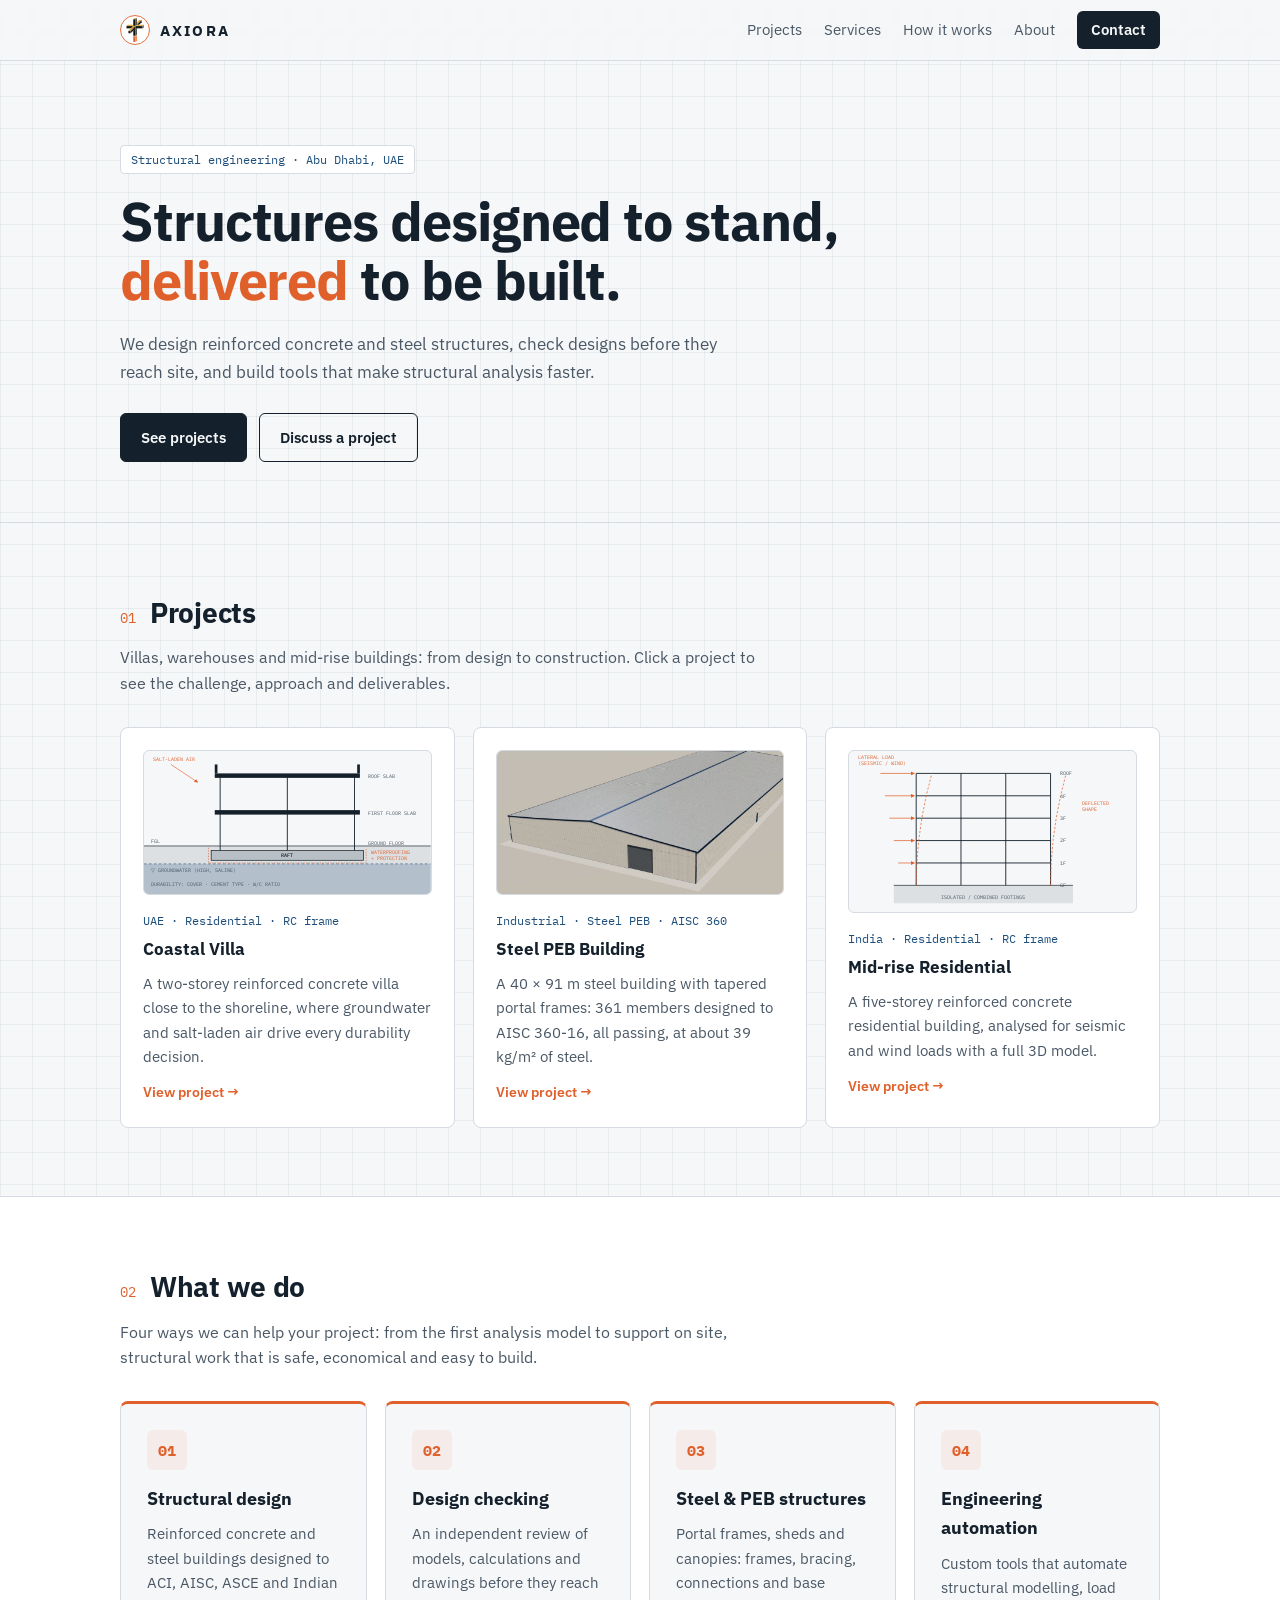
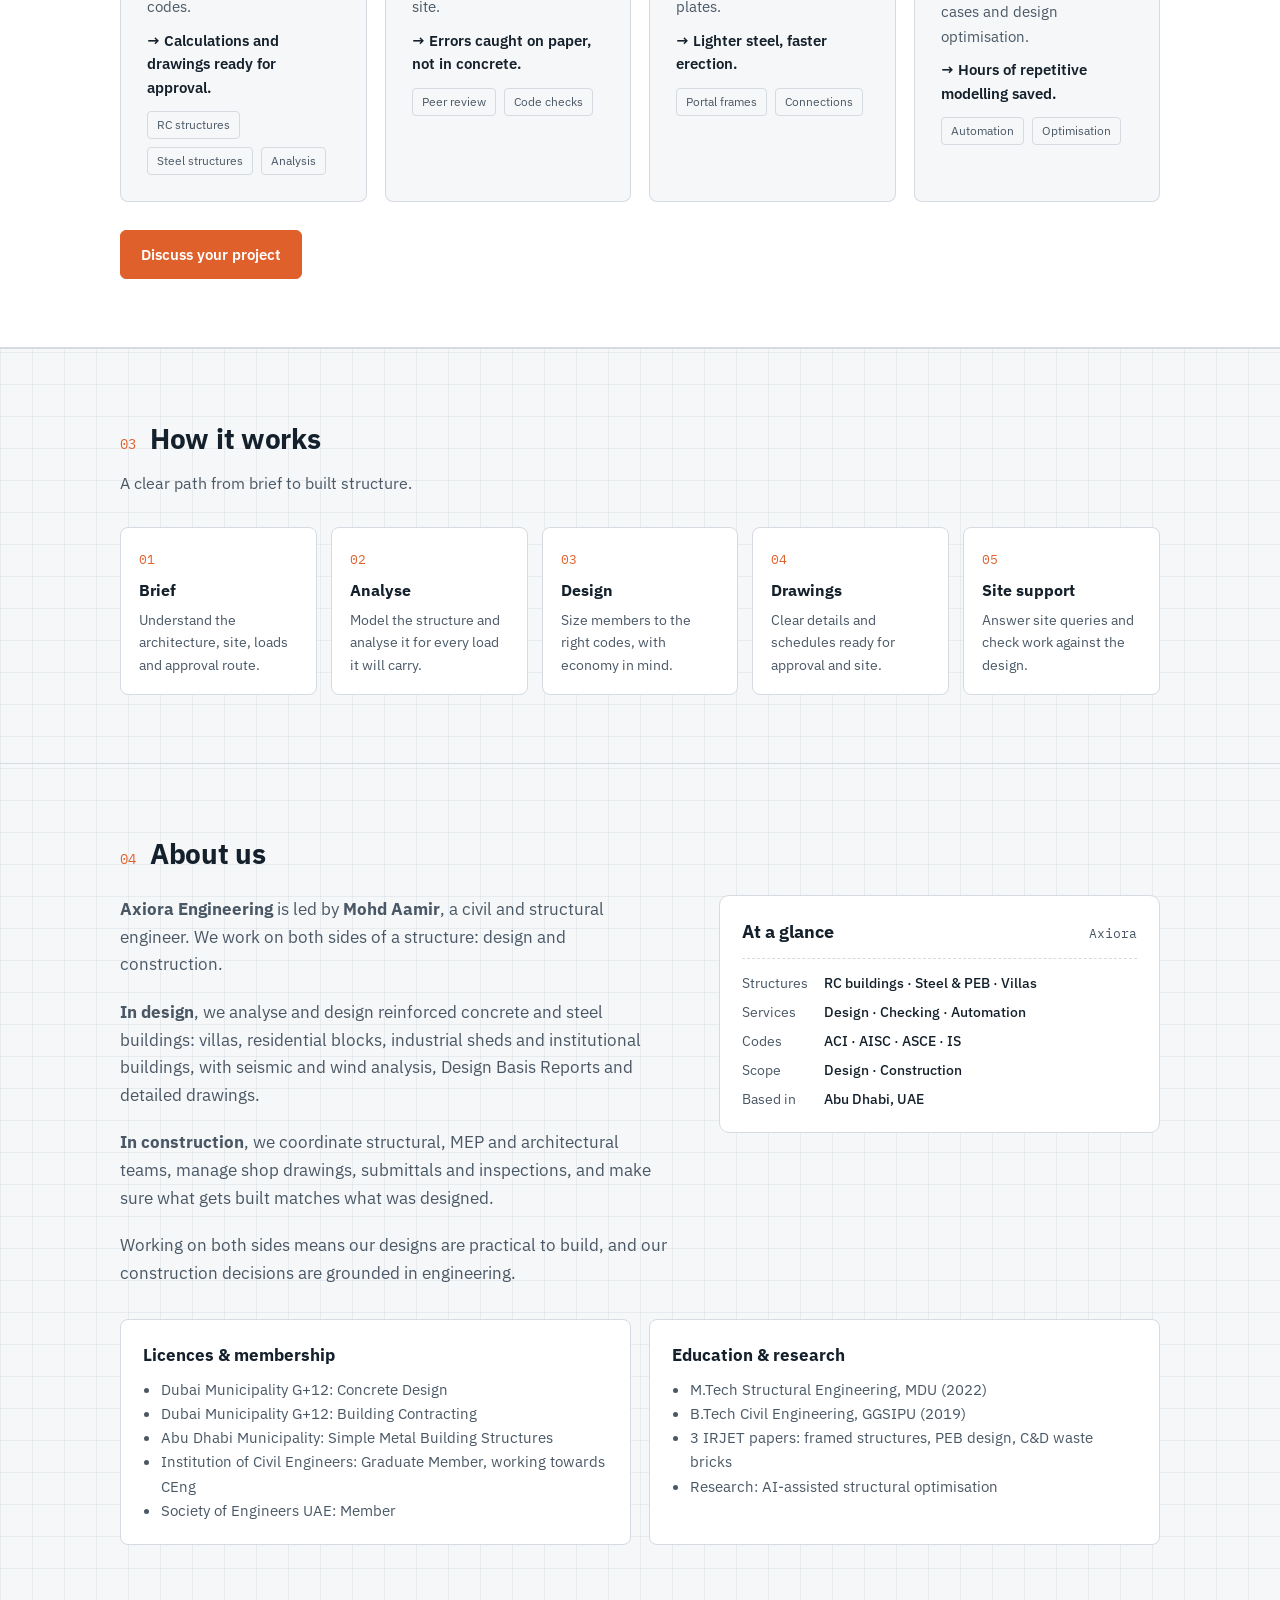
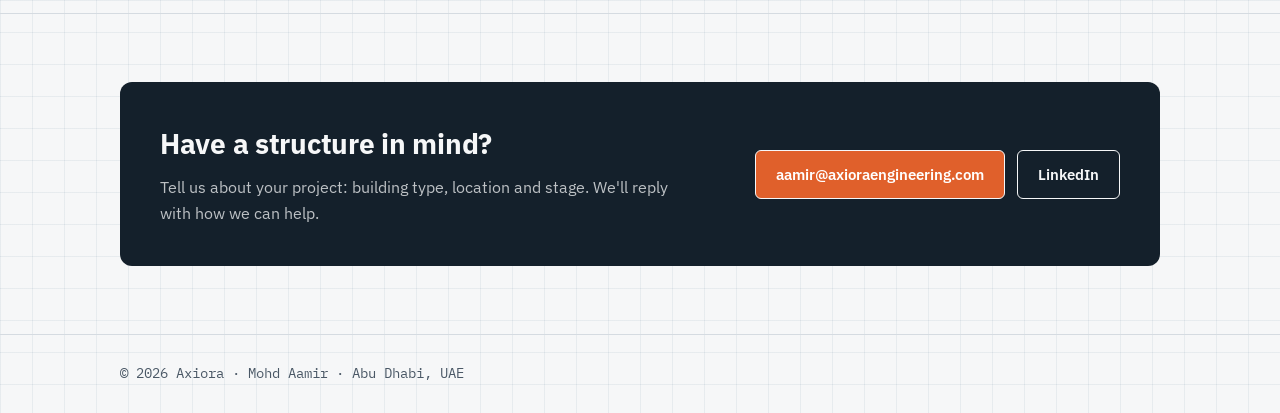
<file: index.html>
<!doctype html>
<html lang="en">
<head>
<meta charset="utf-8">
<meta name="viewport" content="width=device-width, initial-scale=1">
<title>Axiora | Structural Design &amp; Engineering by Mohd Aamir</title>
<meta name="description" content="Axiora: structural design, design checking, steel/PEB structures and engineering automation by Mohd Aamir, civil and structural engineer in Abu Dhabi, UAE.">
<link rel="icon" href="logo.svg" type="image/svg+xml">
<link rel="preconnect" href="https://fonts.googleapis.com"><link rel="preconnect" href="https://fonts.gstatic.com" crossorigin><link href="https://fonts.googleapis.com/css2?family=IBM+Plex+Mono:wght@400;500&family=IBM+Plex+Sans:wght@400;500;600;700&display=swap" rel="stylesheet">
<link rel="stylesheet" href="styles.css">
</head>
<body><nav><div class="wrap">
  <a class="logo" href="index.html"><img src="logo.svg" alt="">AXIORA</a>
  <div class="links">
    <a href="index.html#projects">Projects</a><a href="index.html#services">Services</a><a href="index.html#process">How it works</a><a href="index.html#about">About</a>
    <a class="nav-cta" href="index.html#contact">Contact</a>
  </div>
</div></nav>
<header class="hero"><div class="wrap">
  <span class="tag mono">Structural engineering · Abu Dhabi, UAE</span>
  <h1 style="max-width:820px">Structures designed to stand, <em>delivered</em> to be built.</h1>
  <p class="lead">We design reinforced concrete and steel structures, check designs before they reach site, and build tools that make structural analysis faster.</p>
  <div class="cta"><a class="btn primary" href="#projects">See projects</a><a class="btn" href="#contact">Discuss a project</a></div>
</div></header>

<section id="projects"><div class="wrap">
  <div class="sec-head"><span class="sec-num mono">01</span><h2>Projects</h2></div>
  <p class="sec-sub">Villas, warehouses and mid-rise buildings: from design to construction. Click a project to see the challenge, approach and deliverables.</p>
  <div class="grid g3"><a class="card proj" href="projects/coastal-villa.html"><div class="thumb"><svg viewBox="0 40 640 320" role="img" aria-label="Section through a two-storey coastal villa on a raft foundation"><defs><marker id="ahcoc" viewBox="0 0 10 10" refX="9" refY="5" markerWidth="6" markerHeight="6" orient="auto-start-reverse"><path d="M0 0L10 5L0 10z" fill="var(--accent)"/></marker><marker id="dmcoc" viewBox="0 0 10 10" refX="5" refY="5" markerWidth="5" markerHeight="5" orient="auto-start-reverse"><path d="M0 0L10 5L0 10z" fill="var(--blue)"/></marker></defs>
<rect x="0" y="252" width="640" height="108" class="d-soil"/>
<rect x="0" y="292" width="640" height="68" class="d-water"/>
<line x1="0" y1="292" x2="640" y2="292" class="d-dim" stroke-dasharray="6 5" stroke-width="1.2"/>
<text x="16" y="310" class="d-txt">▽ GROUNDWATER (HIGH, SALINE)</text>
<line x1="0" y1="252" x2="640" y2="252" class="d-line" stroke-width="1.5"/>
<text x="16" y="246" class="d-txt">FGL</text>
<rect x="150" y="262" width="340" height="22" class="d-conc"/>
<rect x="150" y="262" width="340" height="22" class="d-line" stroke-width="1.6"/>
<text x="320" y="277" text-anchor="middle" class="d-txt-b">RAFT</text>
<path d="M144 256 V290 H496 V256" class="d-acc" stroke-width="1.4" stroke-dasharray="3 3"/>
<text x="506" y="270" class="d-txt-a">WATERPROOFING</text><text x="506" y="284" class="d-txt-a">+ PROTECTION</text>
<g class="d-line" stroke-width="2">
<line x1="170" y1="262" x2="170" y2="96"/><line x1="320" y1="262" x2="320" y2="96"/><line x1="470" y1="262" x2="470" y2="96"/>
</g>
<rect x="158" y="172" width="324" height="10" class="d-fill"/>
<rect x="158" y="90" width="324" height="10" class="d-fill"/>
<rect x="158" y="70" width="6" height="20" class="d-fill"/><rect x="476" y="70" width="6" height="20" class="d-fill"/>
<text x="500" y="182" class="d-txt">FIRST FLOOR SLAB</text>
<text x="500" y="100" class="d-txt">ROOF SLAB</text>
<text x="500" y="250" class="d-txt">GROUND FLOOR</text>
<line x1="60" y1="70" x2="120" y2="110" class="d-acc" stroke-width="1.4" marker-end="url(#ahcoc)"/>
<text x="20" y="62" class="d-txt-a">SALT-LADEN AIR</text>
<text x="16" y="342" class="d-txt">DURABILITY: COVER · CEMENT TYPE · W/C RATIO</text>
</svg></div>
<div class="meta mono">UAE · Residential · RC frame</div><h3>Coastal Villa</h3><p>A two-storey reinforced concrete villa close to the shoreline, where groundwater and salt-laden air drive every durability decision.</p><span class="more">View project →</span></a><a class="card proj" href="projects/steel-warehouse.html"><div class="thumb"><img src="projects/img/peb_thumb.jpg" alt="3D view of the clad steel PEB building with a roller-shutter gate in the gable" width="960" height="480" loading="lazy"></div>
<div class="meta mono">Industrial · Steel PEB · AISC 360</div><h3>Steel PEB Building</h3><p>A 40 × 91 m steel building with tapered portal frames: 361 members designed to AISC 360-16, all passing, at about 39 kg/m² of steel.</p><span class="more">View project →</span></a><a class="card proj" href="projects/mid-rise-residential.html"><div class="thumb"><svg viewBox="0 0 640 360" role="img" aria-label="Frame elevation of a G+4 building with lateral loads and deflected shape"><defs><marker id="ahmic" viewBox="0 0 10 10" refX="9" refY="5" markerWidth="6" markerHeight="6" orient="auto-start-reverse"><path d="M0 0L10 5L0 10z" fill="var(--accent)"/></marker><marker id="dmmic" viewBox="0 0 10 10" refX="5" refY="5" markerWidth="5" markerHeight="5" orient="auto-start-reverse"><path d="M0 0L10 5L0 10z" fill="var(--blue)"/></marker></defs>
<rect x="100" y="300" width="400" height="40" class="d-soil"/>
<line x1="100" y1="300" x2="500" y2="300" class="d-line" stroke-width="1.5"/>
<g class="d-line" stroke-width="2"><line x1="150" y1="300" x2="150" y2="50" /><line x1="250" y1="300" x2="250" y2="50" /><line x1="350" y1="300" x2="350" y2="50" /><line x1="450" y1="300" x2="450" y2="50" /><line x1="150" y1="250" x2="450" y2="250" /><line x1="150" y1="200" x2="450" y2="200" /><line x1="150" y1="150" x2="450" y2="150" /><line x1="150" y1="100" x2="450" y2="100" /><line x1="150" y1="50" x2="450" y2="50" /></g>
<path d="M150 300 L151.4 250 L155.6 200 L162.6 150 L172.4 100 L185.0 50" class="d-acc" stroke-dasharray="5 4" stroke-width="1.6"/>
<path d="M450 300 L451.4 250 L455.6 200 L462.6 150 L472.4 100 L485.0 50" class="d-acc" stroke-dasharray="5 4" stroke-width="1.6"/>
<line x1="110" y1="250" x2="146" y2="250" class="d-acc" stroke-width="1.6" marker-end="url(#ahmic)"/><line x1="100" y1="200" x2="146" y2="200" class="d-acc" stroke-width="1.6" marker-end="url(#ahmic)"/><line x1="90" y1="150" x2="146" y2="150" class="d-acc" stroke-width="1.6" marker-end="url(#ahmic)"/><line x1="80" y1="100" x2="146" y2="100" class="d-acc" stroke-width="1.6" marker-end="url(#ahmic)"/><line x1="70" y1="50" x2="146" y2="50" class="d-acc" stroke-width="1.6" marker-end="url(#ahmic)"/>
<text x="20" y="18" class="d-txt-a">LATERAL LOAD</text><text x="20" y="32" class="d-txt-a">(SEISMIC / WIND)</text>
<text x="470" y="304" class="d-txt">GF</text><text x="470" y="254" class="d-txt">1F</text><text x="470" y="204" class="d-txt">2F</text><text x="470" y="154" class="d-txt">3F</text><text x="470" y="104" class="d-txt">4F</text><text x="470" y="54" class="d-txt">ROOF</text>
<text x="520" y="120" class="d-txt-a">DEFLECTED</text><text x="520" y="134" class="d-txt-a">SHAPE</text>
<text x="300" y="330" text-anchor="middle" class="d-txt">ISOLATED / COMBINED FOOTINGS</text>
</svg></div>
<div class="meta mono">India · Residential · RC frame</div><h3>Mid-rise Residential</h3><p>A five-storey reinforced concrete residential building, analysed for seismic and wind loads with a full 3D model.</p><span class="more">View project →</span></a></div>
</div></section>

<section id="services" class="emph"><div class="wrap">
  <div class="sec-head"><span class="sec-num mono">02</span><h2>What we do</h2></div>
  <p class="sec-sub">Four ways we can help your project: from the first analysis model to support on site, structural work that is safe, economical and easy to build.</p>
  <div class="grid g4"><div class="card svc"><div class="ico">01</div><h3>Structural design</h3><p>Reinforced concrete and steel buildings designed to ACI, AISC, ASCE and Indian codes.</p><p class="gain">→ Calculations and drawings ready for approval.</p><div class="chips"><span class=chip>RC structures</span><span class=chip>Steel structures</span><span class=chip>Analysis</span></div></div><div class="card svc"><div class="ico">02</div><h3>Design checking</h3><p>An independent review of models, calculations and drawings before they reach site.</p><p class="gain">→ Errors caught on paper, not in concrete.</p><div class="chips"><span class=chip>Peer review</span><span class=chip>Code checks</span></div></div><div class="card svc"><div class="ico">03</div><h3>Steel & PEB structures</h3><p>Portal frames, sheds and canopies: frames, bracing, connections and base plates.</p><p class="gain">→ Lighter steel, faster erection.</p><div class="chips"><span class=chip>Portal frames</span><span class=chip>Connections</span></div></div><div class="card svc"><div class="ico">04</div><h3>Engineering automation</h3><p>Custom tools that automate structural modelling, load cases and design optimisation.</p><p class="gain">→ Hours of repetitive modelling saved.</p><div class="chips"><span class=chip>Automation</span><span class=chip>Optimisation</span></div></div></div>
  <div class="cta"><a class="btn accent" href="#contact">Discuss your project</a></div>
</div></section>

<section id="process"><div class="wrap">
  <div class="sec-head"><span class="sec-num mono">03</span><h2>How it works</h2></div>
  <p class="sec-sub">A clear path from brief to built structure.</p>
  <div class="steps"><div class="step"><h3>Brief</h3><p>Understand the architecture, site, loads and approval route.</p></div><div class="step"><h3>Analyse</h3><p>Model the structure and analyse it for every load it will carry.</p></div><div class="step"><h3>Design</h3><p>Size members to the right codes, with economy in mind.</p></div><div class="step"><h3>Drawings</h3><p>Clear details and schedules ready for approval and site.</p></div><div class="step"><h3>Site support</h3><p>Answer site queries and check work against the design.</p></div></div>
</div></section>

<section id="about"><div class="wrap">
  <div class="sec-head"><span class="sec-num mono">04</span><h2>About us</h2></div>
  <div class="hero-grid" style="margin:18px 0 32px;align-items:start">
    <div>
      <p class="lead" style="margin-top:0"><b>Axiora Engineering</b> is led by <b>Mohd Aamir</b>, a civil and structural engineer. We work on both sides of a structure: design and construction.</p>
      <p class="lead"><b>In design</b>, we analyse and design reinforced concrete and steel buildings: villas, residential blocks, industrial sheds and institutional buildings, with seismic and wind analysis, Design Basis Reports and detailed drawings.</p>
      <p class="lead"><b>In construction</b>, we coordinate structural, MEP and architectural teams, manage shop drawings, submittals and inspections, and make sure what gets built matches what was designed.</p>
      <p class="lead">Working on both sides means our designs are practical to build, and our construction decisions are grounded in engineering.</p>
    </div>
    <aside class="hero-card">
      <div class="who"><b>At a glance</b><span class="mono">Axiora</span></div>
      <dl class="kv">
        <dt>Structures</dt><dd>RC buildings · Steel &amp; PEB · Villas</dd>
        <dt>Services</dt><dd>Design · Checking · Automation</dd>
        <dt>Codes</dt><dd>ACI · AISC · ASCE · IS</dd>
        <dt>Scope</dt><dd>Design · Construction</dd>
        <dt>Based in</dt><dd>Abu Dhabi, UAE</dd>
      </dl>
    </aside>
  </div>
  <div class="grid g2">
    <div class="card"><h3>Licences &amp; membership</h3><ul>
      <li>Dubai Municipality G+12: Concrete Design</li><li>Dubai Municipality G+12: Building Contracting</li>
      <li>Abu Dhabi Municipality: Simple Metal Building Structures</li><li>Institution of Civil Engineers: Graduate Member, working towards CEng</li><li>Society of Engineers UAE: Member</li></ul></div>
    <div class="card"><h3>Education &amp; research</h3><ul>
      <li>M.Tech Structural Engineering, MDU (2022)</li><li>B.Tech Civil Engineering, GGSIPU (2019)</li>
      <li>3 IRJET papers: framed structures, PEB design, C&amp;D waste bricks</li><li>Research: AI-assisted structural optimisation</li></ul></div>
  </div>
</div></section>

<section id="contact"><div class="wrap">
  <div class="band">
    <div><h2>Have a structure in mind?</h2><p>Tell us about your project: building type, location and stage. We'll reply with how we can help.</p></div>
    <div class="cta" style="margin-top:0">
      <a class="btn accent" href="mailto:aamir@axioraengineering.com">aamir@axioraengineering.com</a>
      <a class="btn" style="color:var(--paper)" href="https://www.linkedin.com/in/axioraengineering/" target="_blank" rel="noopener">LinkedIn</a>
    </div>
  </div>
</div></section>
<footer><div class="wrap mono">© <span id="y"></span> Axiora · Mohd Aamir · Abu Dhabi, UAE</div></footer>
<script>document.getElementById("y").textContent=new Date().getFullYear()</script>
<!-- Cloudflare Web Analytics --><script type='module' src='https://static.cloudflareinsights.com/beacon.min.js' data-cf-beacon='{"token": "5cf16966bf16493d90ac74882696c82b"}'></script><!-- End Cloudflare Web Analytics -->
</body>
</html>
</file>
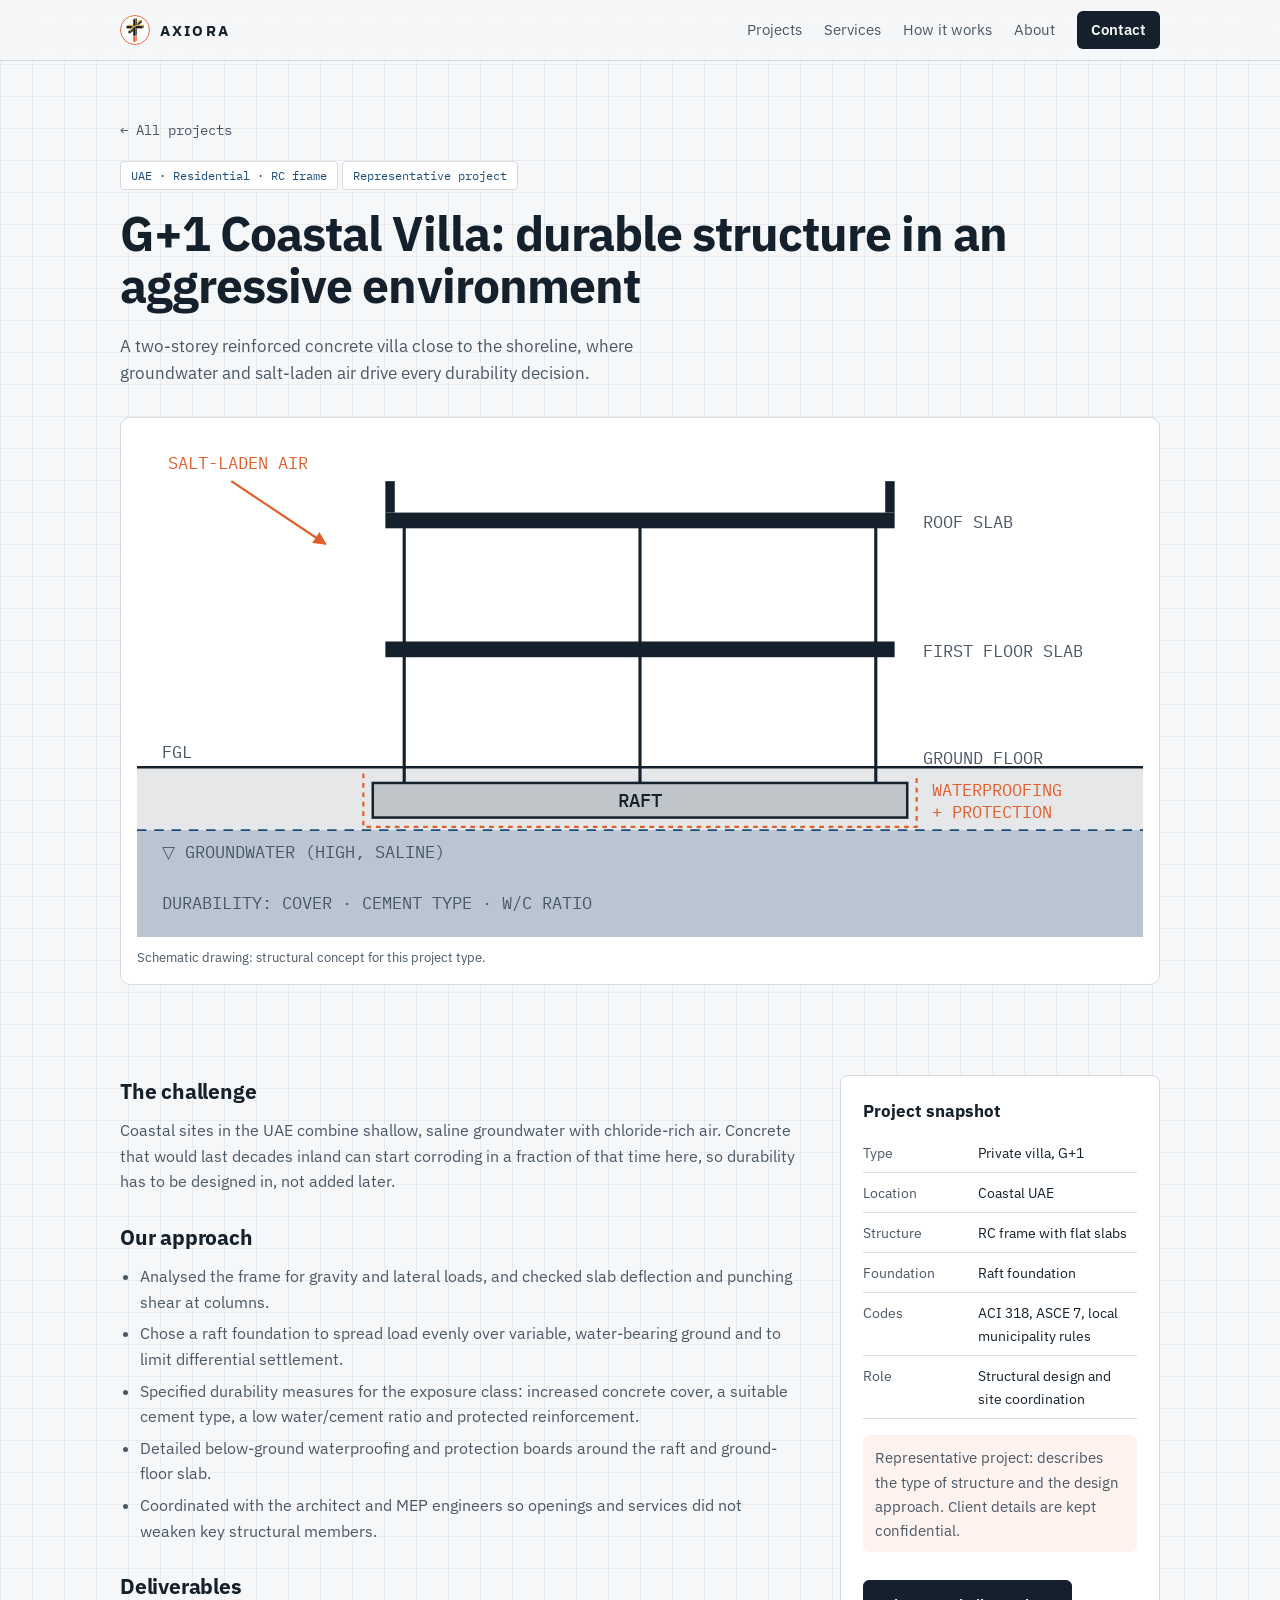
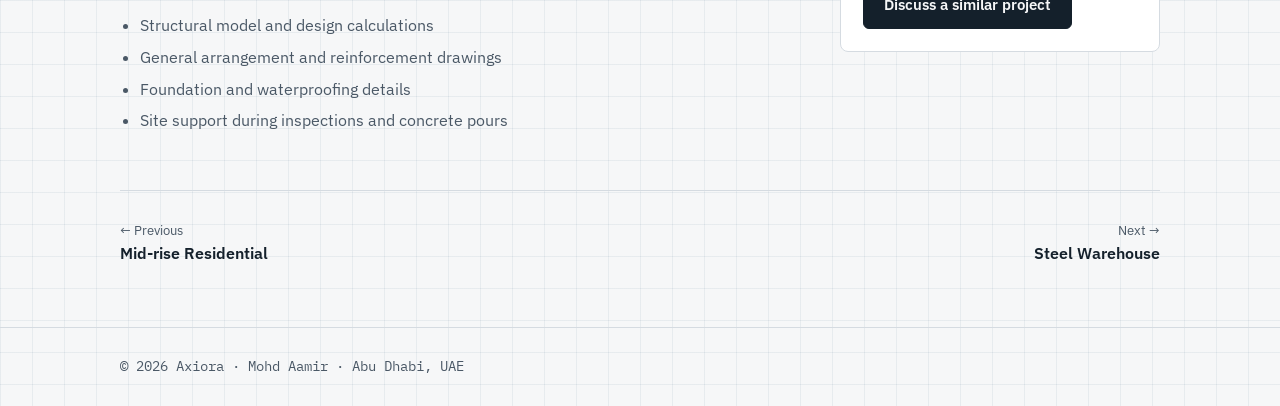
<file: projects/coastal-villa.html>
<!doctype html>
<html lang="en">
<head>
<meta charset="utf-8">
<meta name="viewport" content="width=device-width, initial-scale=1">
<title>Coastal Villa | Axiora</title>
<meta name="description" content="A two-storey reinforced concrete villa close to the shoreline, where groundwater and salt-laden air drive every durability decision.">
<link rel="icon" href="../logo.svg" type="image/svg+xml">
<link rel="preconnect" href="https://fonts.googleapis.com"><link rel="preconnect" href="https://fonts.gstatic.com" crossorigin><link href="https://fonts.googleapis.com/css2?family=IBM+Plex+Mono:wght@400;500&family=IBM+Plex+Sans:wght@400;500;600;700&display=swap" rel="stylesheet">
<link rel="stylesheet" href="../styles.css">
</head>
<body><nav><div class="wrap">
  <a class="logo" href="../index.html"><img src="../logo.svg" alt="">AXIORA</a>
  <div class="links">
    <a href="../index.html#projects">Projects</a><a href="../index.html#services">Services</a><a href="../index.html#process">How it works</a><a href="../index.html#about">About</a>
    <a class="nav-cta" href="../index.html#contact">Contact</a>
  </div>
</div></nav>
<div class="wrap">
  <header class="p-hero">
    <a class="crumb mono" href="../index.html#projects">← All projects</a>
    <div style="margin-top:18px"><span class="tag mono">UAE · Residential · RC frame</span> <span class="tag mono">Representative project</span></div>
    <h1>G+1 Coastal Villa: durable structure in an aggressive environment</h1>
    <p class="lead">A two-storey reinforced concrete villa close to the shoreline, where groundwater and salt-laden air drive every durability decision.</p>
    <figure class="figure"><svg viewBox="0 40 640 320" role="img" aria-label="Section through a two-storey coastal villa on a raft foundation"><defs><marker id="ahcop" viewBox="0 0 10 10" refX="9" refY="5" markerWidth="6" markerHeight="6" orient="auto-start-reverse"><path d="M0 0L10 5L0 10z" fill="var(--accent)"/></marker><marker id="dmcop" viewBox="0 0 10 10" refX="5" refY="5" markerWidth="5" markerHeight="5" orient="auto-start-reverse"><path d="M0 0L10 5L0 10z" fill="var(--blue)"/></marker></defs>
<rect x="0" y="252" width="640" height="108" class="d-soil"/>
<rect x="0" y="292" width="640" height="68" class="d-water"/>
<line x1="0" y1="292" x2="640" y2="292" class="d-dim" stroke-dasharray="6 5" stroke-width="1.2"/>
<text x="16" y="310" class="d-txt">▽ GROUNDWATER (HIGH, SALINE)</text>
<line x1="0" y1="252" x2="640" y2="252" class="d-line" stroke-width="1.5"/>
<text x="16" y="246" class="d-txt">FGL</text>
<rect x="150" y="262" width="340" height="22" class="d-conc"/>
<rect x="150" y="262" width="340" height="22" class="d-line" stroke-width="1.6"/>
<text x="320" y="277" text-anchor="middle" class="d-txt-b">RAFT</text>
<path d="M144 256 V290 H496 V256" class="d-acc" stroke-width="1.4" stroke-dasharray="3 3"/>
<text x="506" y="270" class="d-txt-a">WATERPROOFING</text><text x="506" y="284" class="d-txt-a">+ PROTECTION</text>
<g class="d-line" stroke-width="2">
<line x1="170" y1="262" x2="170" y2="96"/><line x1="320" y1="262" x2="320" y2="96"/><line x1="470" y1="262" x2="470" y2="96"/>
</g>
<rect x="158" y="172" width="324" height="10" class="d-fill"/>
<rect x="158" y="90" width="324" height="10" class="d-fill"/>
<rect x="158" y="70" width="6" height="20" class="d-fill"/><rect x="476" y="70" width="6" height="20" class="d-fill"/>
<text x="500" y="182" class="d-txt">FIRST FLOOR SLAB</text>
<text x="500" y="100" class="d-txt">ROOF SLAB</text>
<text x="500" y="250" class="d-txt">GROUND FLOOR</text>
<line x1="60" y1="70" x2="120" y2="110" class="d-acc" stroke-width="1.4" marker-end="url(#ahcop)"/>
<text x="20" y="62" class="d-txt-a">SALT-LADEN AIR</text>
<text x="16" y="342" class="d-txt">DURABILITY: COVER · CEMENT TYPE · W/C RATIO</text>
</svg><figcaption>Schematic drawing: structural concept for this project type.</figcaption></figure>
  </header>
  <div class="p-body">
    <article>
      <h2>The challenge</h2><p>Coastal sites in the UAE combine shallow, saline groundwater with chloride-rich air. Concrete that would last decades inland can start corroding in a fraction of that time here, so durability has to be designed in, not added later.</p>
      <h2>Our approach</h2><ul><li>Analysed the frame for gravity and lateral loads, and checked slab deflection and punching shear at columns.</li><li>Chose a raft foundation to spread load evenly over variable, water-bearing ground and to limit differential settlement.</li><li>Specified durability measures for the exposure class: increased concrete cover, a suitable cement type, a low water/cement ratio and protected reinforcement.</li><li>Detailed below-ground waterproofing and protection boards around the raft and ground-floor slab.</li><li>Coordinated with the architect and MEP engineers so openings and services did not weaken key structural members.</li></ul>
      <h2>Deliverables</h2><ul><li>Structural model and design calculations</li><li>General arrangement and reinforcement drawings</li><li>Foundation and waterproofing details</li><li>Site support during inspections and concrete pours</li></ul>
    </article>
    <aside class="spec card">
      <h3>Project snapshot</h3>
      <table><tr><td>Type</td><td>Private villa, G+1</td></tr><tr><td>Location</td><td>Coastal UAE</td></tr><tr><td>Structure</td><td>RC frame with flat slabs</td></tr><tr><td>Foundation</td><td>Raft foundation</td></tr><tr><td>Codes</td><td>ACI 318, ASCE 7, local municipality rules</td></tr><tr><td>Role</td><td>Structural design and site coordination</td></tr></table>
      <p class="note">Representative project: describes the type of structure and the design approach. Client details are kept confidential.</p>
      <div class="cta"><a class="btn primary" href="mailto:aamir@axioraengineering.com?subject=Project%20enquiry%3A%20Coastal%20Villa">Discuss a similar project</a></div>
    </aside>
  </div>
  <div class="pager">
    <a href="mid-rise-residential.html"><small>← Previous</small>Mid-rise Residential</a>
    <a href="steel-warehouse.html" style="text-align:right"><small>Next →</small>Steel Warehouse</a>
  </div>
</div>
<footer><div class="wrap mono">© <span id="y"></span> Axiora · Mohd Aamir · Abu Dhabi, UAE</div></footer>
<script>document.getElementById("y").textContent=new Date().getFullYear()</script>
<!-- Cloudflare Web Analytics --><script type='module' src='https://static.cloudflareinsights.com/beacon.min.js' data-cf-beacon='{"token": "5cf16966bf16493d90ac74882696c82b"}'></script><!-- End Cloudflare Web Analytics -->
</body>
</html>
</file>
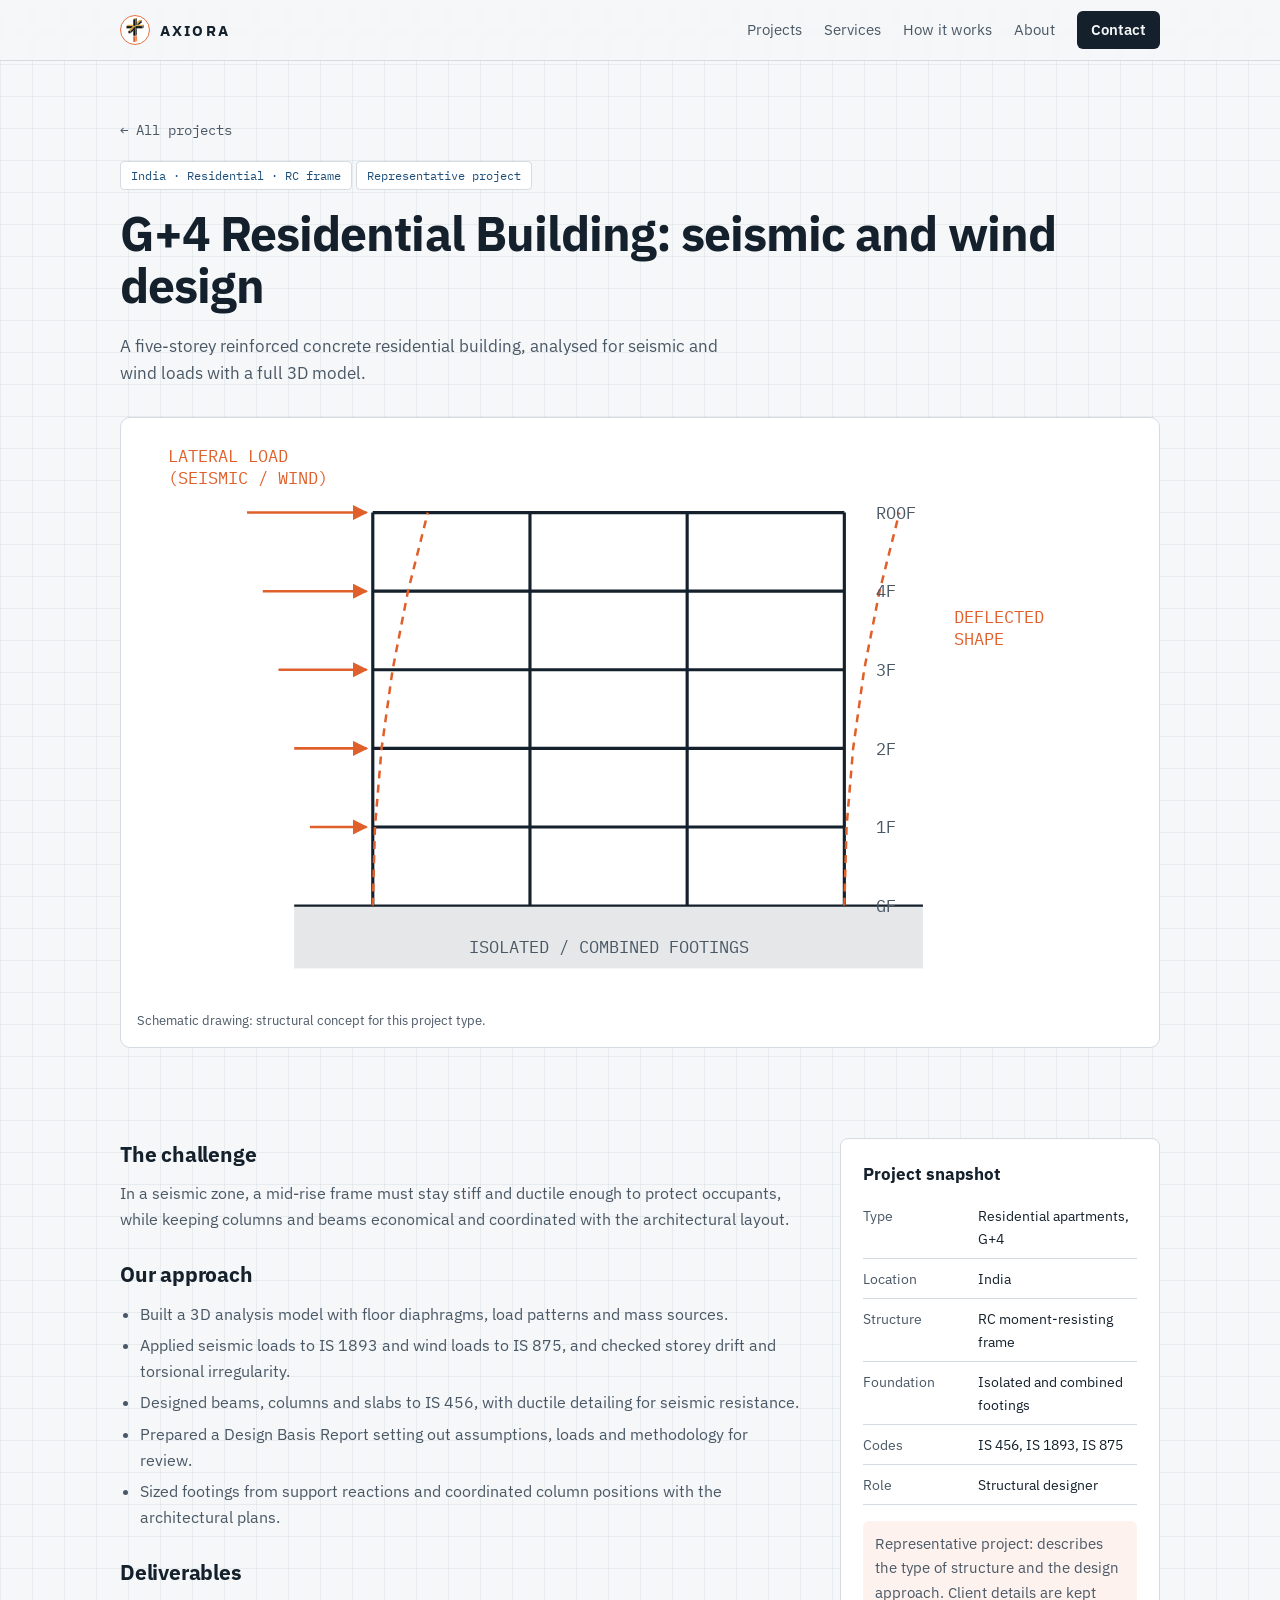
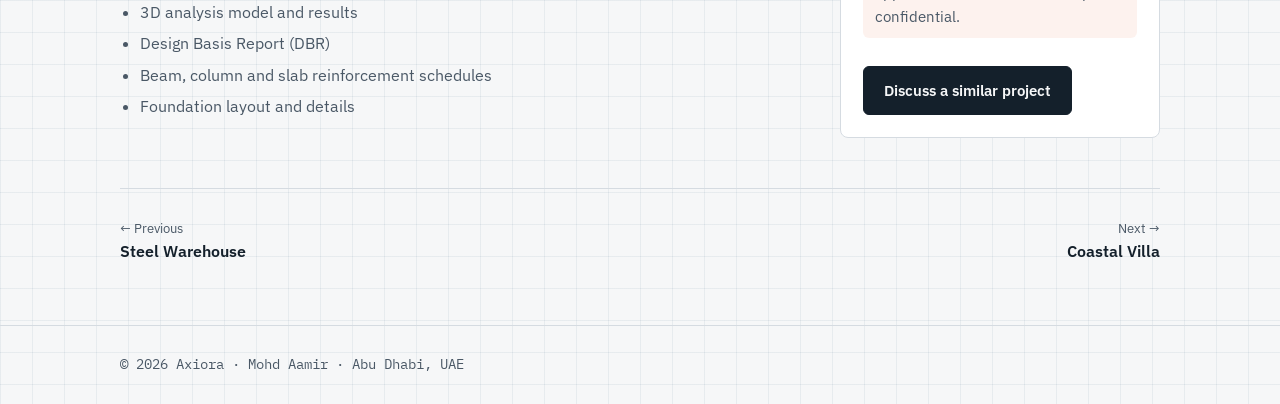
<file: projects/mid-rise-residential.html>
<!doctype html>
<html lang="en">
<head>
<meta charset="utf-8">
<meta name="viewport" content="width=device-width, initial-scale=1">
<title>Mid-rise Residential | Axiora</title>
<meta name="description" content="A five-storey reinforced concrete residential building, analysed for seismic and wind loads with a full 3D model.">
<link rel="icon" href="../logo.svg" type="image/svg+xml">
<link rel="preconnect" href="https://fonts.googleapis.com"><link rel="preconnect" href="https://fonts.gstatic.com" crossorigin><link href="https://fonts.googleapis.com/css2?family=IBM+Plex+Mono:wght@400;500&family=IBM+Plex+Sans:wght@400;500;600;700&display=swap" rel="stylesheet">
<link rel="stylesheet" href="../styles.css">
</head>
<body><nav><div class="wrap">
  <a class="logo" href="../index.html"><img src="../logo.svg" alt="">AXIORA</a>
  <div class="links">
    <a href="../index.html#projects">Projects</a><a href="../index.html#services">Services</a><a href="../index.html#process">How it works</a><a href="../index.html#about">About</a>
    <a class="nav-cta" href="../index.html#contact">Contact</a>
  </div>
</div></nav>
<div class="wrap">
  <header class="p-hero">
    <a class="crumb mono" href="../index.html#projects">← All projects</a>
    <div style="margin-top:18px"><span class="tag mono">India · Residential · RC frame</span> <span class="tag mono">Representative project</span></div>
    <h1>G+4 Residential Building: seismic and wind design</h1>
    <p class="lead">A five-storey reinforced concrete residential building, analysed for seismic and wind loads with a full 3D model.</p>
    <figure class="figure"><svg viewBox="0 0 640 360" role="img" aria-label="Frame elevation of a G+4 building with lateral loads and deflected shape"><defs><marker id="ahmip" viewBox="0 0 10 10" refX="9" refY="5" markerWidth="6" markerHeight="6" orient="auto-start-reverse"><path d="M0 0L10 5L0 10z" fill="var(--accent)"/></marker><marker id="dmmip" viewBox="0 0 10 10" refX="5" refY="5" markerWidth="5" markerHeight="5" orient="auto-start-reverse"><path d="M0 0L10 5L0 10z" fill="var(--blue)"/></marker></defs>
<rect x="100" y="300" width="400" height="40" class="d-soil"/>
<line x1="100" y1="300" x2="500" y2="300" class="d-line" stroke-width="1.5"/>
<g class="d-line" stroke-width="2"><line x1="150" y1="300" x2="150" y2="50" /><line x1="250" y1="300" x2="250" y2="50" /><line x1="350" y1="300" x2="350" y2="50" /><line x1="450" y1="300" x2="450" y2="50" /><line x1="150" y1="250" x2="450" y2="250" /><line x1="150" y1="200" x2="450" y2="200" /><line x1="150" y1="150" x2="450" y2="150" /><line x1="150" y1="100" x2="450" y2="100" /><line x1="150" y1="50" x2="450" y2="50" /></g>
<path d="M150 300 L151.4 250 L155.6 200 L162.6 150 L172.4 100 L185.0 50" class="d-acc" stroke-dasharray="5 4" stroke-width="1.6"/>
<path d="M450 300 L451.4 250 L455.6 200 L462.6 150 L472.4 100 L485.0 50" class="d-acc" stroke-dasharray="5 4" stroke-width="1.6"/>
<line x1="110" y1="250" x2="146" y2="250" class="d-acc" stroke-width="1.6" marker-end="url(#ahmip)"/><line x1="100" y1="200" x2="146" y2="200" class="d-acc" stroke-width="1.6" marker-end="url(#ahmip)"/><line x1="90" y1="150" x2="146" y2="150" class="d-acc" stroke-width="1.6" marker-end="url(#ahmip)"/><line x1="80" y1="100" x2="146" y2="100" class="d-acc" stroke-width="1.6" marker-end="url(#ahmip)"/><line x1="70" y1="50" x2="146" y2="50" class="d-acc" stroke-width="1.6" marker-end="url(#ahmip)"/>
<text x="20" y="18" class="d-txt-a">LATERAL LOAD</text><text x="20" y="32" class="d-txt-a">(SEISMIC / WIND)</text>
<text x="470" y="304" class="d-txt">GF</text><text x="470" y="254" class="d-txt">1F</text><text x="470" y="204" class="d-txt">2F</text><text x="470" y="154" class="d-txt">3F</text><text x="470" y="104" class="d-txt">4F</text><text x="470" y="54" class="d-txt">ROOF</text>
<text x="520" y="120" class="d-txt-a">DEFLECTED</text><text x="520" y="134" class="d-txt-a">SHAPE</text>
<text x="300" y="330" text-anchor="middle" class="d-txt">ISOLATED / COMBINED FOOTINGS</text>
</svg><figcaption>Schematic drawing: structural concept for this project type.</figcaption></figure>
  </header>
  <div class="p-body">
    <article>
      <h2>The challenge</h2><p>In a seismic zone, a mid-rise frame must stay stiff and ductile enough to protect occupants, while keeping columns and beams economical and coordinated with the architectural layout.</p>
      <h2>Our approach</h2><ul><li>Built a 3D analysis model with floor diaphragms, load patterns and mass sources.</li><li>Applied seismic loads to IS 1893 and wind loads to IS 875, and checked storey drift and torsional irregularity.</li><li>Designed beams, columns and slabs to IS 456, with ductile detailing for seismic resistance.</li><li>Prepared a Design Basis Report setting out assumptions, loads and methodology for review.</li><li>Sized footings from support reactions and coordinated column positions with the architectural plans.</li></ul>
      <h2>Deliverables</h2><ul><li>3D analysis model and results</li><li>Design Basis Report (DBR)</li><li>Beam, column and slab reinforcement schedules</li><li>Foundation layout and details</li></ul>
    </article>
    <aside class="spec card">
      <h3>Project snapshot</h3>
      <table><tr><td>Type</td><td>Residential apartments, G+4</td></tr><tr><td>Location</td><td>India</td></tr><tr><td>Structure</td><td>RC moment-resisting frame</td></tr><tr><td>Foundation</td><td>Isolated and combined footings</td></tr><tr><td>Codes</td><td>IS 456, IS 1893, IS 875</td></tr><tr><td>Role</td><td>Structural designer</td></tr></table>
      <p class="note">Representative project: describes the type of structure and the design approach. Client details are kept confidential.</p>
      <div class="cta"><a class="btn primary" href="mailto:aamir@axioraengineering.com?subject=Project%20enquiry%3A%20Mid-rise%20Residential">Discuss a similar project</a></div>
    </aside>
  </div>
  <div class="pager">
    <a href="steel-warehouse.html"><small>← Previous</small>Steel Warehouse</a>
    <a href="coastal-villa.html" style="text-align:right"><small>Next →</small>Coastal Villa</a>
  </div>
</div>
<footer><div class="wrap mono">© <span id="y"></span> Axiora · Mohd Aamir · Abu Dhabi, UAE</div></footer>
<script>document.getElementById("y").textContent=new Date().getFullYear()</script>
<!-- Cloudflare Web Analytics --><script type='module' src='https://static.cloudflareinsights.com/beacon.min.js' data-cf-beacon='{"token": "5cf16966bf16493d90ac74882696c82b"}'></script><!-- End Cloudflare Web Analytics -->
</body>
</html>
</file>
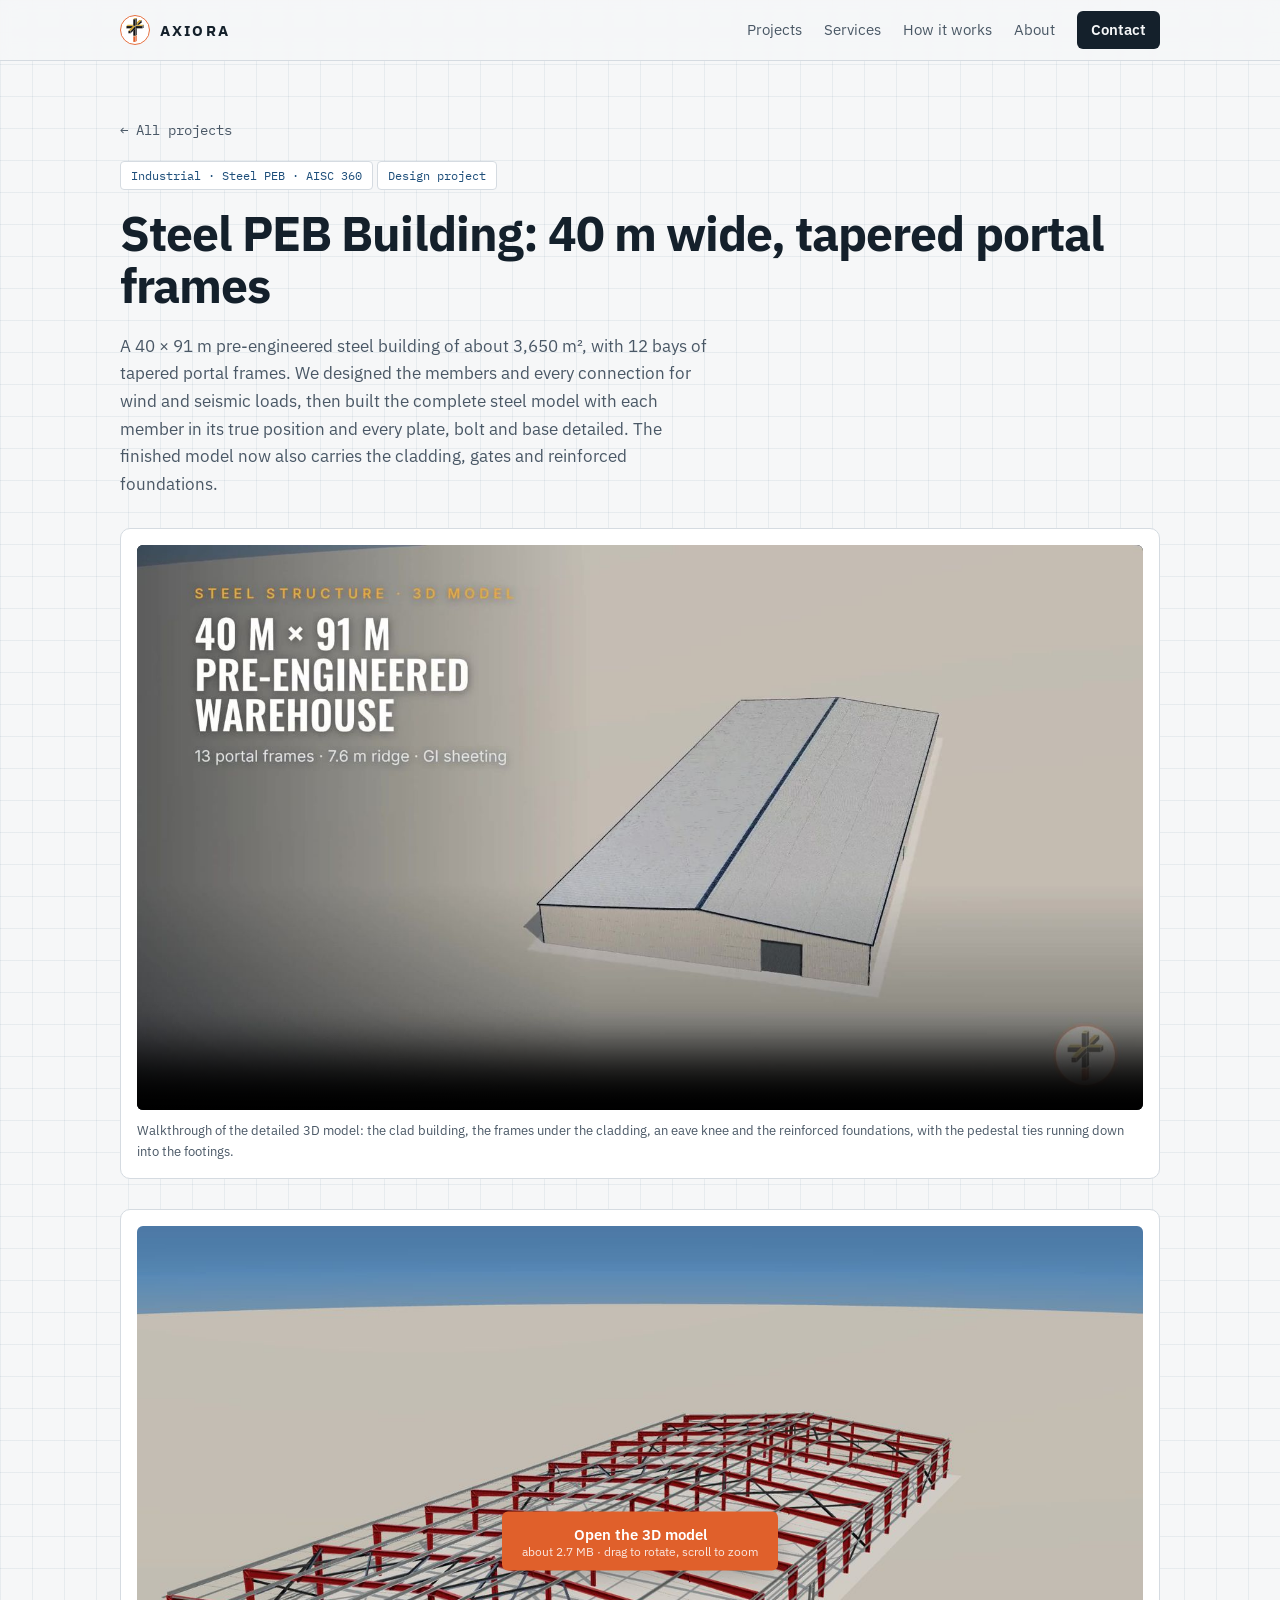
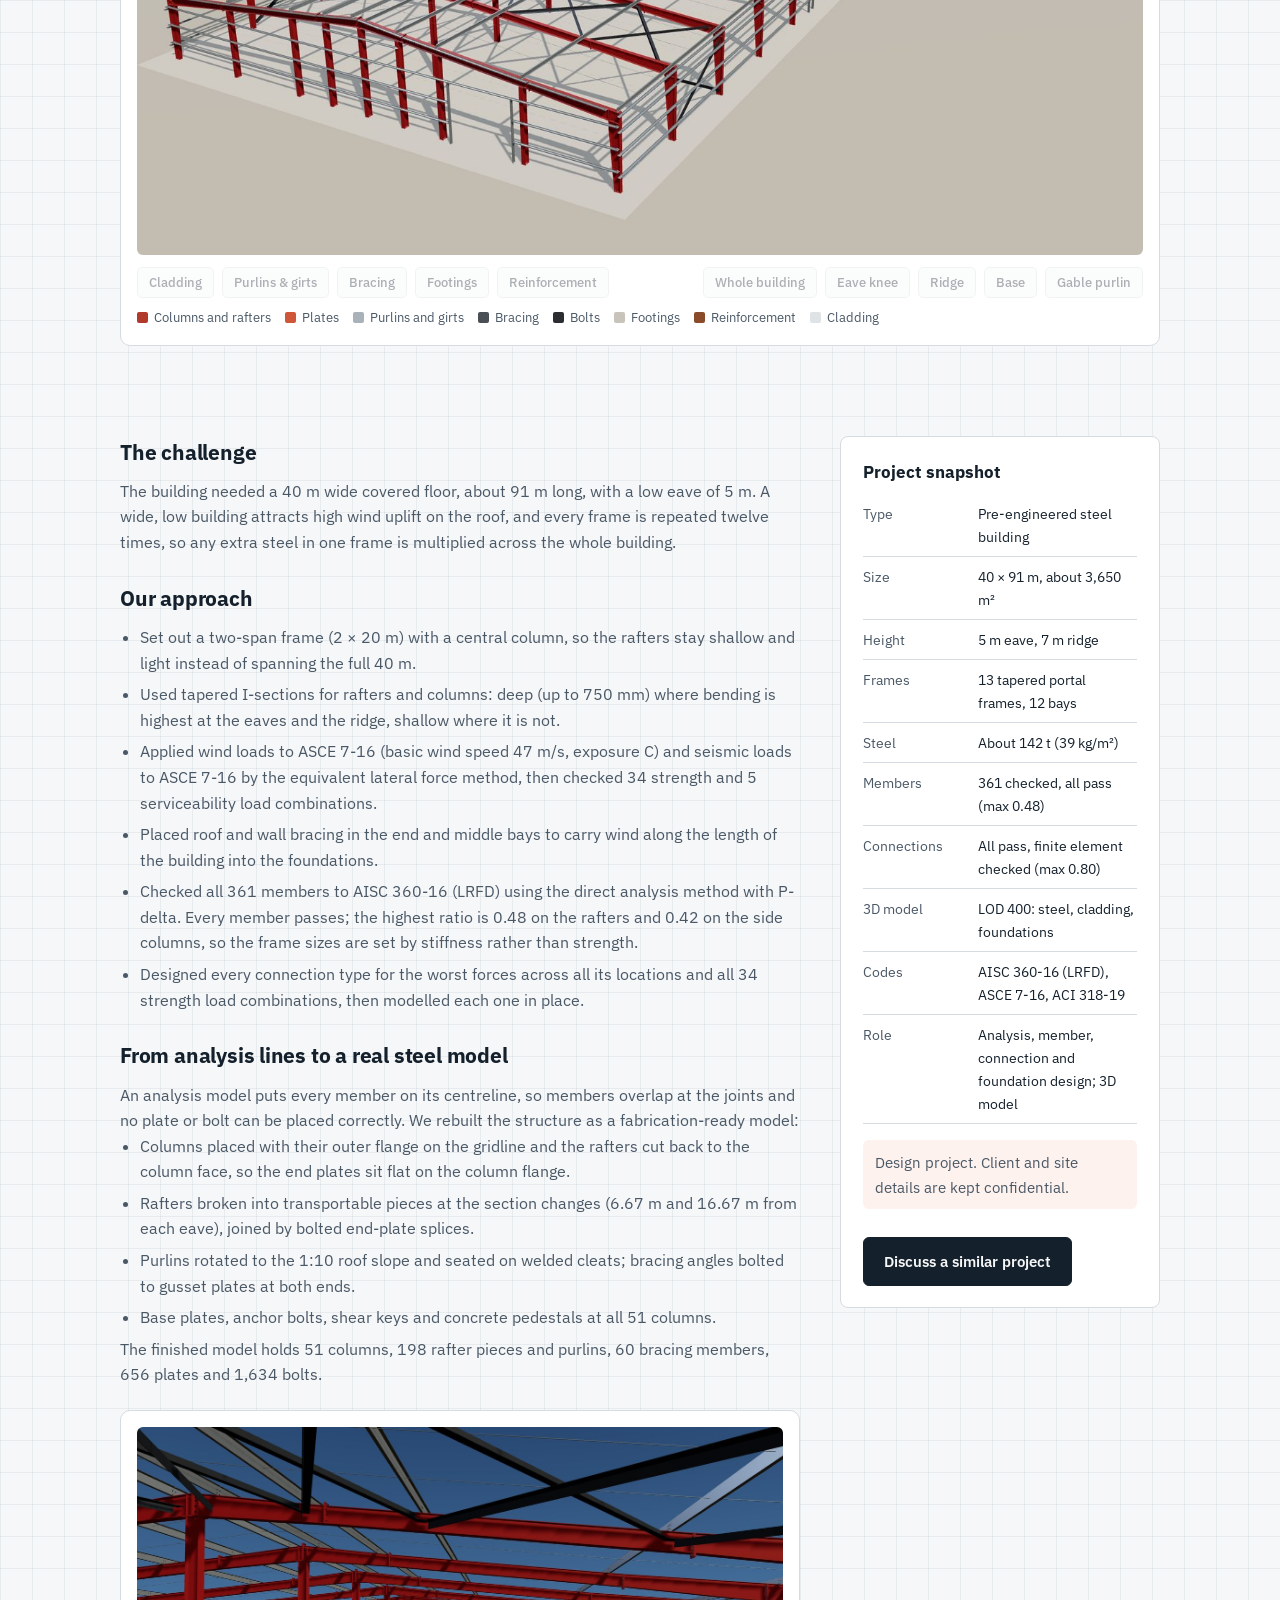
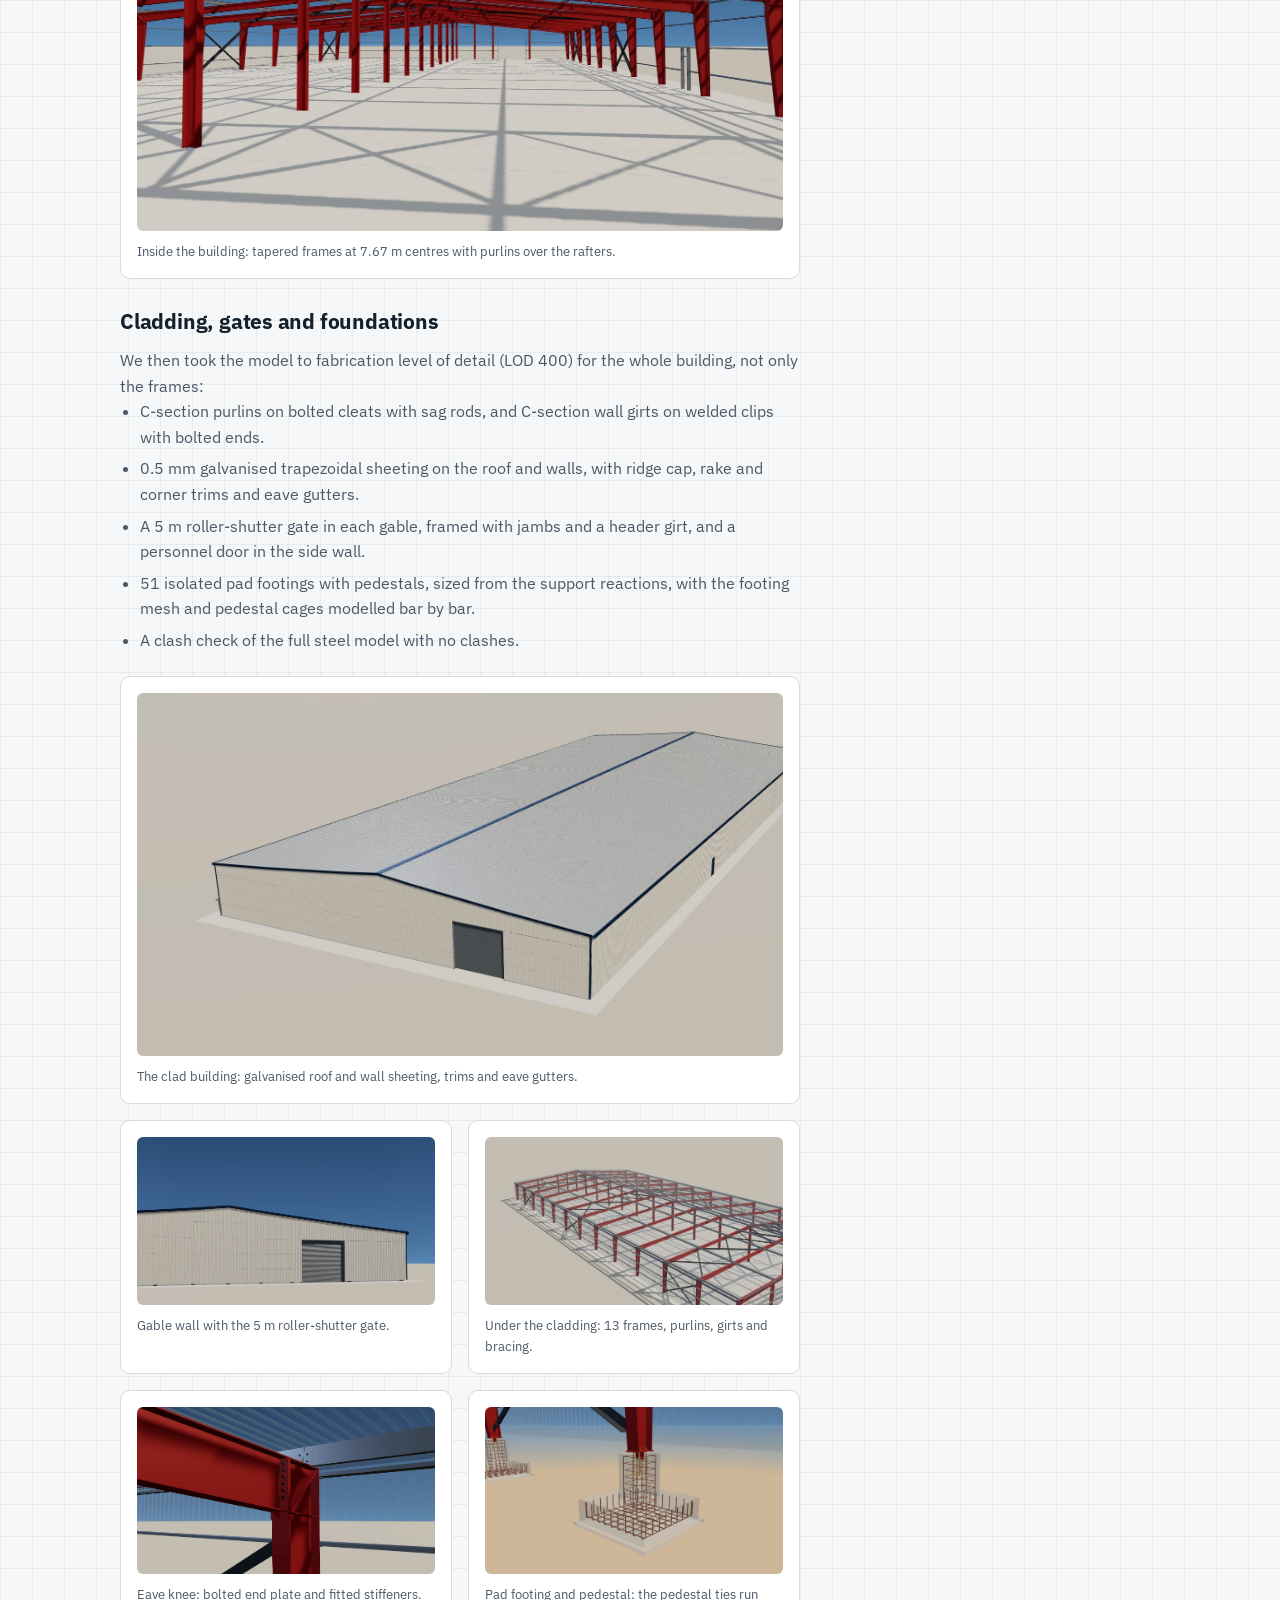
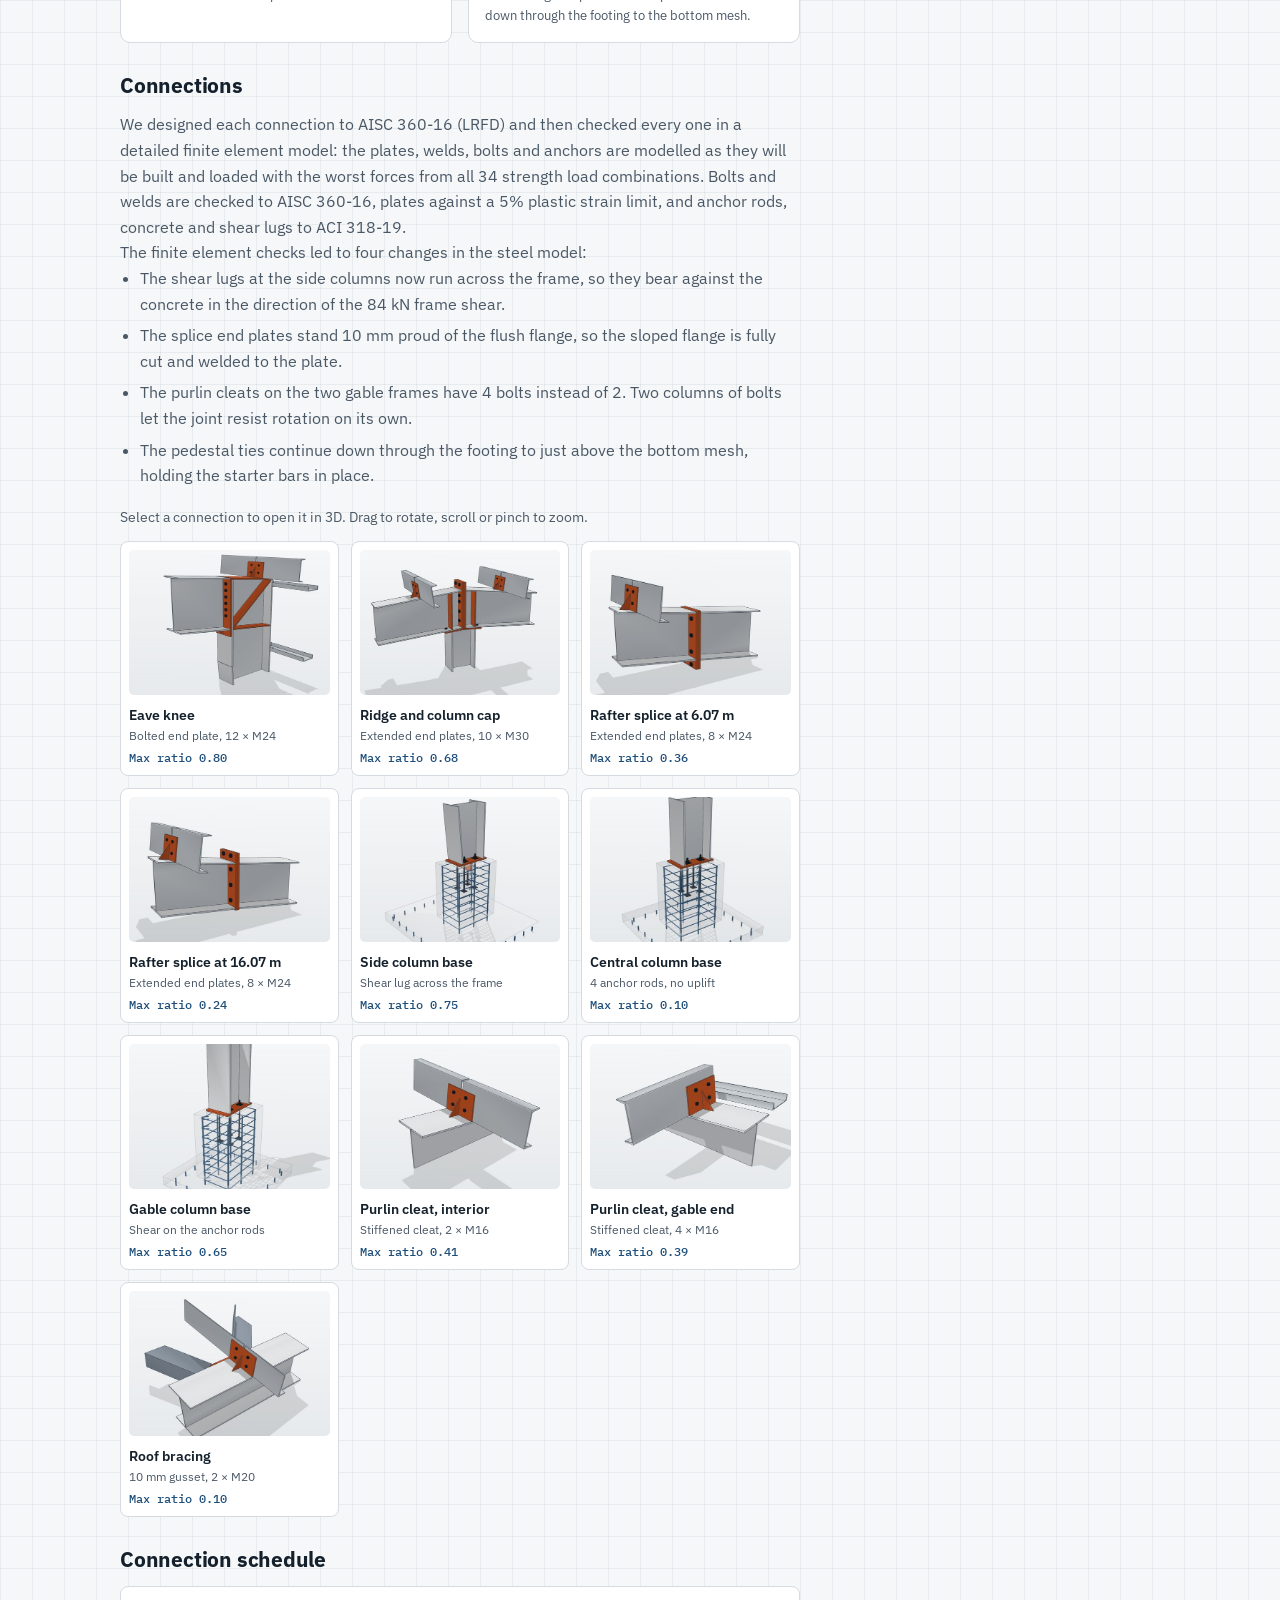
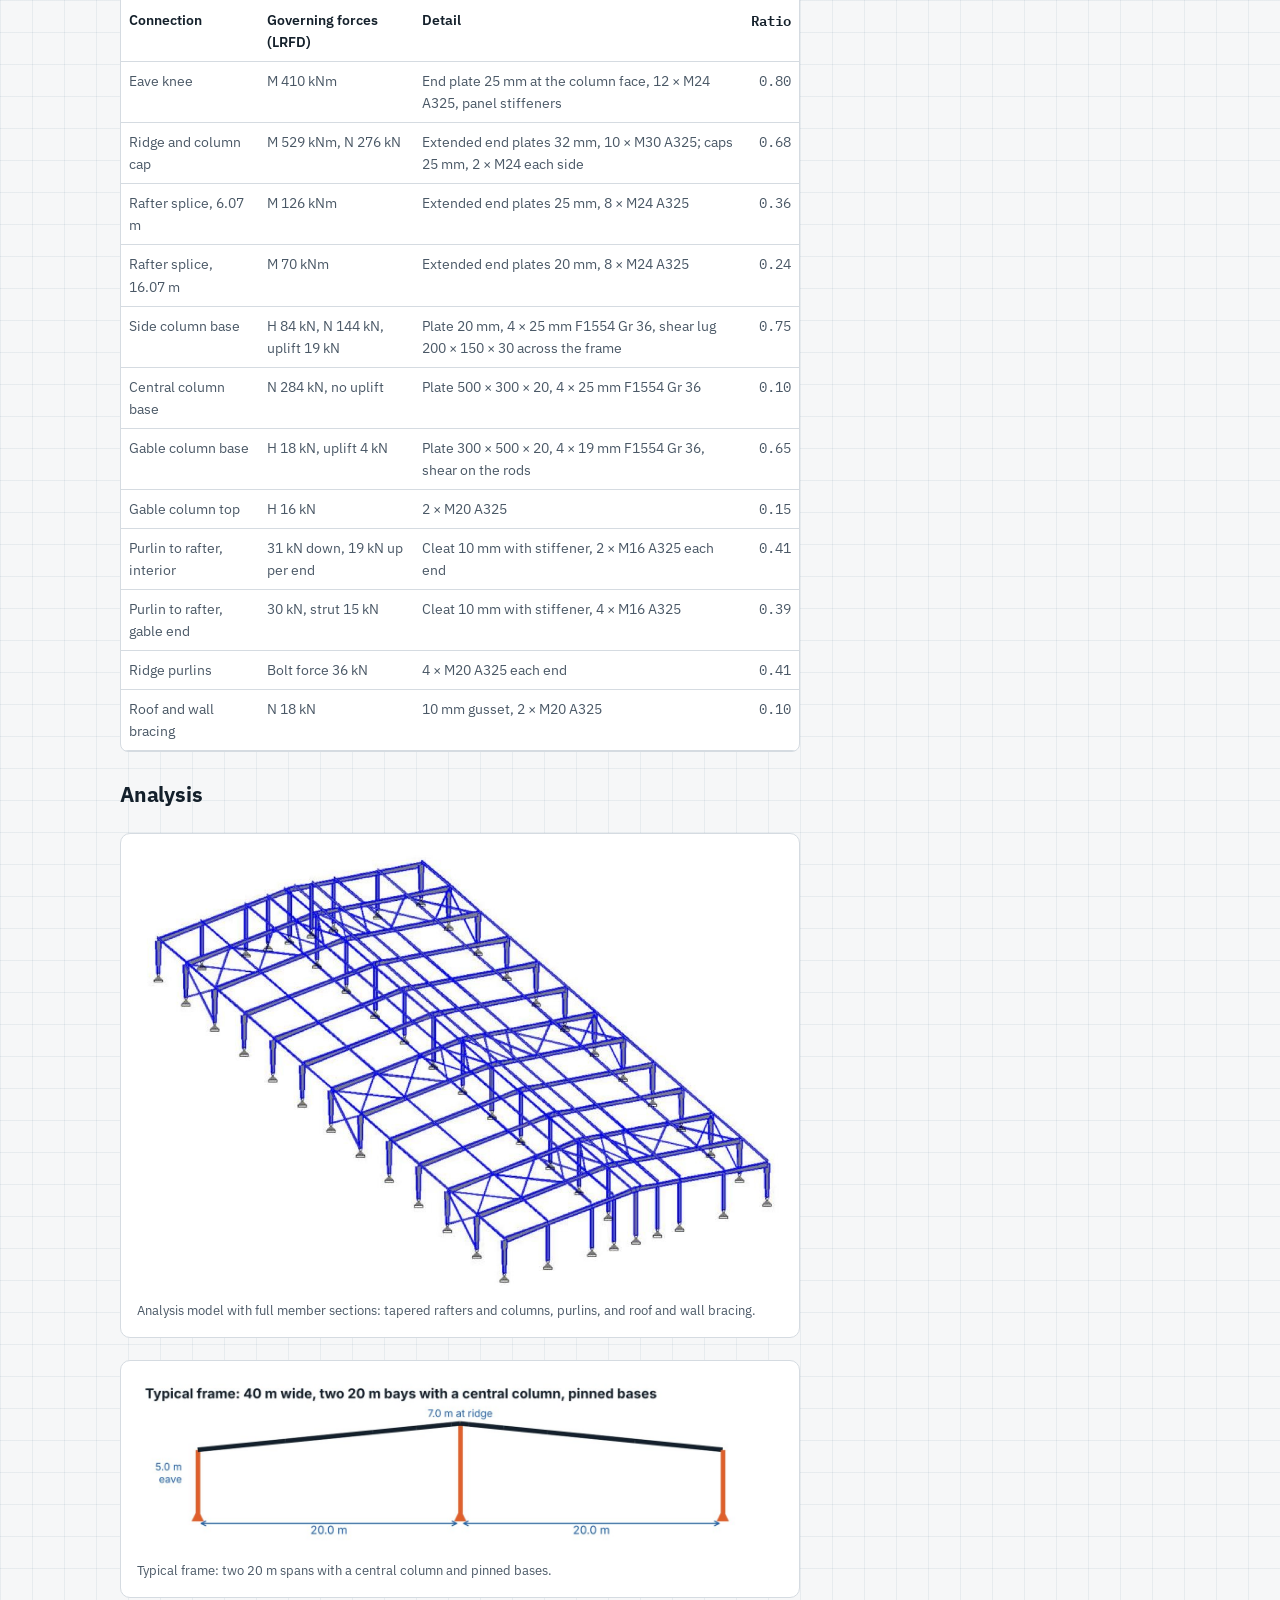
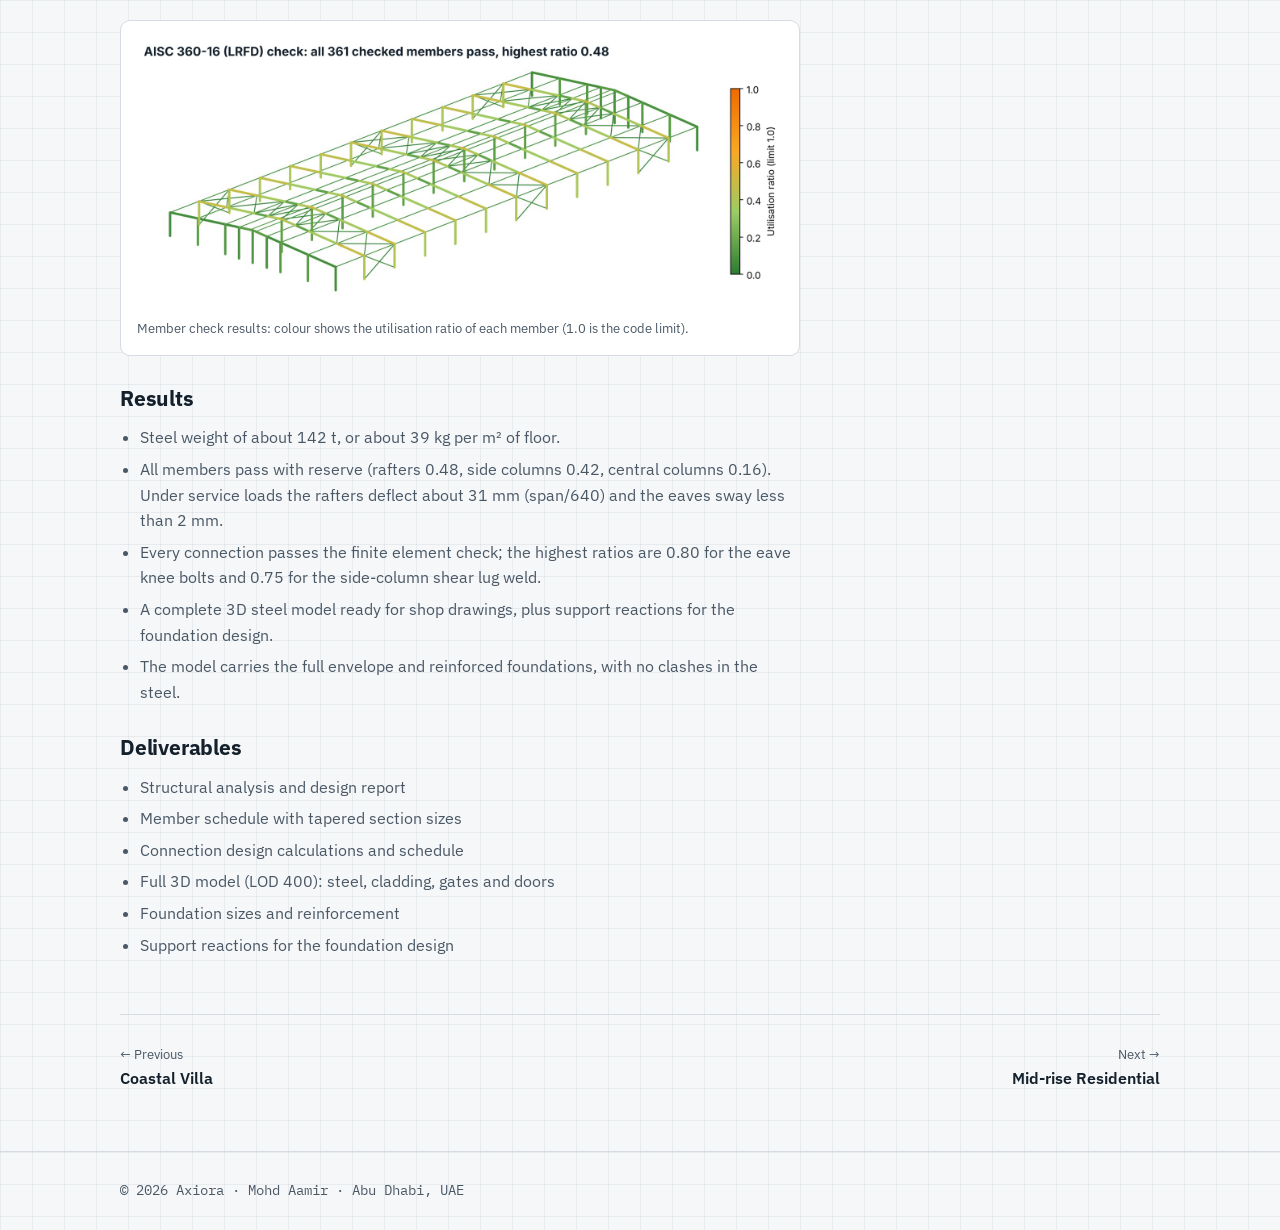
<file: projects/steel-warehouse.html>
<!doctype html>
<html lang="en">
<head>
<meta charset="utf-8">
<meta name="viewport" content="width=device-width, initial-scale=1">
<title>Steel PEB Building | Axiora</title>
<meta name="description" content="A 40 × 91 m pre-engineered steel building with tapered portal frames, designed to AISC 360-16, with every connection, the cladding and the reinforced foundations detailed in a full 3D model.">
<link rel="icon" href="../logo.svg" type="image/svg+xml">
<link rel="preconnect" href="https://fonts.googleapis.com"><link rel="preconnect" href="https://fonts.gstatic.com" crossorigin><link href="https://fonts.googleapis.com/css2?family=IBM+Plex+Mono:wght@400;500&family=IBM+Plex+Sans:wght@400;500;600;700&display=swap" rel="stylesheet">
<link rel="stylesheet" href="../styles.css">
<style>
.viewer{position:relative;background:var(--card);border:1px solid var(--line);border-radius:10px;padding:16px;margin-top:30px}
.stage{position:relative;aspect-ratio:16/10;border-radius:6px;overflow:hidden;background:#f4f6f8}
.stage img.poster,.stage canvas{position:absolute;inset:0;width:100%;height:100%;object-fit:cover;display:block}
.stage canvas{touch-action:none;cursor:grab}
.stage .go{position:absolute;left:50%;top:50%;transform:translate(-50%,-50%);border:0;cursor:pointer;font:600 .95rem "IBM Plex Sans",sans-serif;background:var(--accent);color:#fff;padding:12px 20px;border-radius:6px;box-shadow:0 6px 20px rgba(0,0,0,.18)}
.stage .go small{display:block;font-weight:400;font-size:.75rem;opacity:.85}
.stage .msg{position:absolute;left:12px;bottom:10px;font:500 .78rem "IBM Plex Mono",monospace;color:#4a5866;background:rgba(255,255,255,.85);padding:4px 8px;border-radius:4px}
.tools{display:flex;flex-wrap:wrap;gap:8px;margin-top:12px;align-items:center}
.tools button{font:500 .8rem "IBM Plex Sans",sans-serif;border:1px solid var(--line);background:var(--paper);color:var(--ink);padding:6px 11px;border-radius:5px;cursor:pointer}
.tools button[aria-pressed="false"]{opacity:.45}
.tools button:disabled{opacity:.35;cursor:default}
.tools .sep{flex:1}
.legend{display:flex;flex-wrap:wrap;gap:14px;font-size:.8rem;color:var(--ink-2);margin-top:10px}
.legend i{display:inline-block;width:11px;height:11px;border-radius:2px;margin-right:6px;vertical-align:-1px}
.gallery{display:grid;grid-template-columns:repeat(2,1fr);gap:16px;margin:22px 0 6px}
.gallery .figure{margin:0}
.gallery .wide{grid-column:1/-1}
.figure video{display:block;width:100%;height:auto;border-radius:6px;background:#0d1620}
@media (max-width:640px){.gallery{grid-template-columns:1fr}}
.sched{width:100%;border-collapse:collapse;font-size:.86rem;margin-top:14px}
.sched th,.sched td{text-align:left;padding:8px 8px;border-bottom:1px solid var(--line);vertical-align:top}
.sched th{font-weight:600;color:var(--ink);background:var(--card)}
.sched td{color:var(--ink-2)}
.sched td:last-child,.sched th:last-child{text-align:right;white-space:nowrap;font-family:"IBM Plex Mono",monospace}
.tablewrap{overflow-x:auto;border:1px solid var(--line);border-radius:8px;background:var(--card)}
.hint{font-size:.85rem;color:var(--ink-2);margin-top:18px}
.conns{display:grid;grid-template-columns:repeat(auto-fill,minmax(200px,1fr));gap:12px;margin:12px 0 6px}
.conn{display:flex;flex-direction:column;align-items:stretch;text-align:left;background:var(--card);border:1px solid var(--line);border-radius:8px;padding:8px 8px 10px;cursor:pointer;font:inherit;color:var(--ink);transition:border-color .15s,transform .15s}
.conn:hover,.conn:focus-visible{border-color:var(--accent);transform:translateY(-2px)}
.conn img{width:100%;height:auto;border-radius:5px;background:#eceff2}
.conn .ct{font-weight:600;font-size:.9rem;margin-top:8px}
.conn .cd{font-size:.78rem;color:var(--ink-2)}
.conn .cr{font:500 .74rem "IBM Plex Mono",monospace;color:var(--blue);margin-top:4px}
.cview{margin:auto;width:min(1100px,94vw);max-height:92vh;border:1px solid var(--line);border-radius:10px;padding:0;background:var(--card);color:var(--ink)}
.cview::backdrop{background:rgba(10,16,22,.55)}
.cv-head{display:flex;justify-content:space-between;align-items:center;padding:12px 16px;border-bottom:1px solid var(--line)}
.cv-head h3{margin:0;font-size:1.05rem}
.cv-x{border:0;background:none;font-size:1.6rem;line-height:1;cursor:pointer;color:var(--ink-2)}
.cv-body{display:grid;grid-template-columns:1.7fr 1fr;gap:0}
.cv-stage{position:relative;aspect-ratio:4/3;background:#eef0f2;touch-action:none}
.cv-stage canvas{position:absolute;inset:0;width:100%;height:100%;display:block;cursor:grab}
.cv-msg{position:absolute;left:12px;bottom:10px;font:500 .76rem "IBM Plex Mono",monospace;color:#4a5866;background:rgba(255,255,255,.85);padding:4px 8px;border-radius:4px}
.cv-info{padding:16px 18px;font-size:.88rem;overflow:auto}
.cv-info p{margin:0 0 12px;color:var(--ink-2)}
.cv-info dl{display:grid;grid-template-columns:auto 1fr;gap:6px 12px;margin:0}
.cv-info dt{font-weight:600}
.cv-info dd{margin:0;color:var(--ink-2)}
.cv-nav{display:flex;gap:8px;margin-top:16px}
.cv-nav button{flex:1;font:500 .8rem "IBM Plex Sans",sans-serif;border:1px solid var(--line);background:var(--paper);color:var(--ink);padding:7px 10px;border-radius:5px;cursor:pointer}
@media (max-width:760px){.cv-body{grid-template-columns:1fr}.cv-stage{aspect-ratio:1/1}}
</style>
</head>
<body><nav><div class="wrap">
  <a class="logo" href="../index.html"><img src="../logo.svg" alt="">AXIORA</a>
  <div class="links">
    <a href="../index.html#projects">Projects</a><a href="../index.html#services">Services</a><a href="../index.html#process">How it works</a><a href="../index.html#about">About</a>
    <a class="nav-cta" href="../index.html#contact">Contact</a>
  </div>
</div></nav>
<div class="wrap">
  <header class="p-hero">
    <a class="crumb mono" href="../index.html#projects">← All projects</a>
    <div style="margin-top:18px"><span class="tag mono">Industrial · Steel PEB · AISC 360</span> <span class="tag mono">Design project</span></div>
    <h1>Steel PEB Building: 40 m wide, tapered portal frames</h1>
    <p class="lead">A 40 × 91 m pre-engineered steel building of about 3,650 m², with 12 bays of tapered portal frames. We designed the members and every connection for wind and seismic loads, then built the complete steel model with each member in its true position and every plate, bolt and base detailed. The finished model now also carries the cladding, gates and reinforced foundations.</p>
    <figure class="figure"><video src="media/peb_walkthrough.mp4?v=2" poster="img/peb_video_poster.jpg" width="1920" height="1080" autoplay muted loop playsinline controls preload="metadata" aria-label="Walkthrough of the detailed 3D model: the clad building, the frames under the cladding, an eave knee connection and the reinforced foundations"></video><figcaption>Walkthrough of the detailed 3D model: the clad building, the frames under the cladding, an eave knee and the reinforced foundations, with the pedestal ties running down into the footings.</figcaption></figure>

    <div class="viewer">
      <div class="stage" id="stage">
        <img class="poster" src="img/peb_model_overall.jpg" alt="3D model of the PEB building: tapered frames, purlins, girts, bracing and footings" width="1400" height="875" loading="eager">
        <button class="go" id="go" type="button">Open the 3D model<small>about 2.7 MB · drag to rotate, scroll to zoom</small></button>
      </div>
      <div class="tools" id="tools">
        <button type="button" data-layer="cladding" aria-pressed="false" disabled>Cladding</button>
        <button type="button" data-layer="purlin" aria-pressed="true" disabled>Purlins &amp; girts</button>
        <button type="button" data-layer="bracing" aria-pressed="true" disabled>Bracing</button>
        <button type="button" data-layer="concrete" aria-pressed="true" disabled>Footings</button>
        <button type="button" data-layer="rebar" aria-pressed="false" disabled>Reinforcement</button>
        <span class="sep"></span>
        <button type="button" data-view="all" disabled>Whole building</button>
        <button type="button" data-view="knee" disabled>Eave knee</button>
        <button type="button" data-view="ridge" disabled>Ridge</button>
        <button type="button" data-view="base" disabled>Base</button>
        <button type="button" data-view="gable" disabled>Gable purlin</button>
      </div>
      <div class="legend"><span><i style="background:#b23a2c"></i>Columns and rafters</span><span><i style="background:#d0563a"></i>Plates</span><span><i style="background:#a9b2b8"></i>Purlins and girts</span><span><i style="background:#4a4f55"></i>Bracing</span><span><i style="background:#2b2d30"></i>Bolts</span><span><i style="background:#c8c4bb"></i>Footings</span><span><i style="background:#8a4b2a"></i>Reinforcement</span><span><i style="background:#dfe3e6"></i>Cladding</span></div>
    </div>
  </header>

  <div class="p-body">
    <article>
      <h2>The challenge</h2><p>The building needed a 40 m wide covered floor, about 91 m long, with a low eave of 5 m. A wide, low building attracts high wind uplift on the roof, and every frame is repeated twelve times, so any extra steel in one frame is multiplied across the whole building.</p>
      <h2>Our approach</h2><ul><li>Set out a two-span frame (2 × 20 m) with a central column, so the rafters stay shallow and light instead of spanning the full 40 m.</li><li>Used tapered I-sections for rafters and columns: deep (up to 750 mm) where bending is highest at the eaves and the ridge, shallow where it is not.</li><li>Applied wind loads to ASCE 7-16 (basic wind speed 47 m/s, exposure C) and seismic loads to ASCE 7-16 by the equivalent lateral force method, then checked 34 strength and 5 serviceability load combinations.</li><li>Placed roof and wall bracing in the end and middle bays to carry wind along the length of the building into the foundations.</li><li>Checked all 361 members to AISC 360-16 (LRFD) using the direct analysis method with P-delta. Every member passes; the highest ratio is 0.48 on the rafters and 0.42 on the side columns, so the frame sizes are set by stiffness rather than strength.</li><li>Designed every connection type for the worst forces across all its locations and all 34 strength load combinations, then modelled each one in place.</li></ul>

      <h2>From analysis lines to a real steel model</h2>
      <p>An analysis model puts every member on its centreline, so members overlap at the joints and no plate or bolt can be placed correctly. We rebuilt the structure as a fabrication-ready model:</p>
      <ul><li>Columns placed with their outer flange on the gridline and the rafters cut back to the column face, so the end plates sit flat on the column flange.</li><li>Rafters broken into transportable pieces at the section changes (6.67 m and 16.67 m from each eave), joined by bolted end-plate splices.</li><li>Purlins rotated to the 1:10 roof slope and seated on welded cleats; bracing angles bolted to gusset plates at both ends.</li><li>Base plates, anchor bolts, shear keys and concrete pedestals at all 51 columns.</li></ul>
      <p>The finished model holds 51 columns, 198 rafter pieces and purlins, 60 bracing members, 656 plates and 1,634 bolts.</p>
      <figure class="figure"><img src="img/peb_model_inside.jpg" alt="View inside the building along the frames, showing tapered columns, rafters and purlins" width="1400" height="875" loading="lazy"><figcaption>Inside the building: tapered frames at 7.67 m centres with purlins over the rafters.</figcaption></figure>

      <h2>Cladding, gates and foundations</h2>
      <p>We then took the model to fabrication level of detail (LOD 400) for the whole building, not only the frames:</p>
      <ul><li>C-section purlins on bolted cleats with sag rods, and C-section wall girts on welded clips with bolted ends.</li><li>0.5 mm galvanised trapezoidal sheeting on the roof and walls, with ridge cap, rake and corner trims and eave gutters.</li><li>A 5 m roller-shutter gate in each gable, framed with jambs and a header girt, and a personnel door in the side wall.</li><li>51 isolated pad footings with pedestals, sized from the support reactions, with the footing mesh and pedestal cages modelled bar by bar.</li><li>A clash check of the full steel model with no clashes.</li></ul>
      <div class="gallery">
        <figure class="figure wide"><img src="img/peb_exterior.jpg" alt="Aerial view of the clad steel building with grey roof sheeting and a roller-shutter gate in the gable" width="1440" height="810" loading="lazy"><figcaption>The clad building: galvanised roof and wall sheeting, trims and eave gutters.</figcaption></figure>
        <figure class="figure"><img src="img/peb_gate.jpg" alt="Gable wall with a 5 m roller-shutter gate" width="1440" height="810" loading="lazy"><figcaption>Gable wall with the 5 m roller-shutter gate.</figcaption></figure>
        <figure class="figure"><img src="img/peb_frames.jpg" alt="Steel frames, purlins, girts and bracing with the cladding removed" width="1440" height="810" loading="lazy"><figcaption>Under the cladding: 13 frames, purlins, girts and bracing.</figcaption></figure>
        <figure class="figure"><img src="img/peb_knee.jpg" alt="Close-up of the eave knee: bolted end plate between the column and the rafter" width="1440" height="810" loading="lazy"><figcaption>Eave knee: bolted end plate and fitted stiffeners.</figcaption></figure>
        <figure class="figure"><img src="img/peb_footing.jpg" alt="Pad footing and pedestal with the reinforcement cage and bottom mesh shown" width="1440" height="810" loading="lazy"><figcaption>Pad footing and pedestal: the pedestal ties run down through the footing to the bottom mesh.</figcaption></figure>
      </div>

      <h2>Connections</h2>
      <p>We designed each connection to AISC 360-16 (LRFD) and then checked every one in a detailed finite element model: the plates, welds, bolts and anchors are modelled as they will be built and loaded with the worst forces from all 34 strength load combinations. Bolts and welds are checked to AISC 360-16, plates against a 5% plastic strain limit, and anchor rods, concrete and shear lugs to ACI 318-19.</p>
      <p>The finite element checks led to four changes in the steel model:</p>
      <ul><li>The shear lugs at the side columns now run across the frame, so they bear against the concrete in the direction of the 84 kN frame shear.</li><li>The splice end plates stand 10 mm proud of the flush flange, so the sloped flange is fully cut and welded to the plate.</li><li>The purlin cleats on the two gable frames have 4 bolts instead of 2. Two columns of bolts let the joint resist rotation on its own.</li><li>The pedestal ties continue down through the footing to just above the bottom mesh, holding the starter bars in place.</li></ul>
      <p class="hint">Select a connection to open it in 3D. Drag to rotate, scroll or pinch to zoom.</p>
      <div class="conns" id="conns">
        <button type="button" class="conn" data-k="knee"><img src="img/conn/knee.jpg?v=3" alt="" width="560" height="405" loading="lazy"><span class="ct">Eave knee</span><span class="cd">Bolted end plate, 12 × M24</span><span class="cr">Max ratio 0.80</span></button>
        <button type="button" class="conn" data-k="ridge"><img src="img/conn/ridge.jpg?v=3" alt="" width="560" height="405" loading="lazy"><span class="ct">Ridge and column cap</span><span class="cd">Extended end plates, 10 × M30</span><span class="cr">Max ratio 0.68</span></button>
        <button type="button" class="conn" data-k="splice607"><img src="img/conn/splice607.jpg?v=3" alt="" width="560" height="405" loading="lazy"><span class="ct">Rafter splice at 6.07 m</span><span class="cd">Extended end plates, 8 × M24</span><span class="cr">Max ratio 0.36</span></button>
        <button type="button" class="conn" data-k="splice1607"><img src="img/conn/splice1607.jpg?v=3" alt="" width="560" height="405" loading="lazy"><span class="ct">Rafter splice at 16.07 m</span><span class="cd">Extended end plates, 8 × M24</span><span class="cr">Max ratio 0.24</span></button>
        <button type="button" class="conn" data-k="base_side"><img src="img/conn/base_side.jpg?v=3" alt="" width="560" height="405" loading="lazy"><span class="ct">Side column base</span><span class="cd">Shear lug across the frame</span><span class="cr">Max ratio 0.75</span></button>
        <button type="button" class="conn" data-k="base_central"><img src="img/conn/base_central.jpg?v=3" alt="" width="560" height="405" loading="lazy"><span class="ct">Central column base</span><span class="cd">4 anchor rods, no uplift</span><span class="cr">Max ratio 0.10</span></button>
        <button type="button" class="conn" data-k="base_gable"><img src="img/conn/base_gable.jpg?v=3" alt="" width="560" height="405" loading="lazy"><span class="ct">Gable column base</span><span class="cd">Shear on the anchor rods</span><span class="cr">Max ratio 0.65</span></button>
        <button type="button" class="conn" data-k="purlin"><img src="img/conn/purlin.jpg?v=3" alt="" width="560" height="405" loading="lazy"><span class="ct">Purlin cleat, interior</span><span class="cd">Stiffened cleat, 2 × M16</span><span class="cr">Max ratio 0.41</span></button>
        <button type="button" class="conn" data-k="purlin_gable"><img src="img/conn/purlin_gable.jpg?v=3" alt="" width="560" height="405" loading="lazy"><span class="ct">Purlin cleat, gable end</span><span class="cd">Stiffened cleat, 4 × M16</span><span class="cr">Max ratio 0.39</span></button>
        <button type="button" class="conn" data-k="bracing"><img src="img/conn/bracing.jpg?v=3" alt="" width="560" height="405" loading="lazy"><span class="ct">Roof bracing</span><span class="cd">10 mm gusset, 2 × M20</span><span class="cr">Max ratio 0.10</span></button>
      </div>
      <dialog class="cview" id="cview" aria-labelledby="cv-title">
        <div class="cv-head"><h3 id="cv-title"></h3><button type="button" class="cv-x" id="cv-close" aria-label="Close">×</button></div>
        <div class="cv-body">
          <div class="cv-stage" id="cv-stage"><span class="cv-msg" id="cv-msg">Loading…</span></div>
          <div class="cv-info"><p id="cv-desc"></p><dl id="cv-data"></dl>
            <div class="cv-nav"><button type="button" id="cv-prev">← Previous</button><button type="button" id="cv-next">Next →</button></div></div>
        </div>
      </dialog>

      <h2>Connection schedule</h2>
      <div class="tablewrap"><table class="sched">
        <tr><th>Connection</th><th>Governing forces (LRFD)</th><th>Detail</th><th>Ratio</th></tr>
        <tr><td>Eave knee</td><td>M 410 kNm</td><td>End plate 25 mm at the column face, 12 × M24 A325, panel stiffeners</td><td>0.80</td></tr>
        <tr><td>Ridge and column cap</td><td>M 529 kNm, N 276 kN</td><td>Extended end plates 32 mm, 10 × M30 A325; caps 25 mm, 2 × M24 each side</td><td>0.68</td></tr>
        <tr><td>Rafter splice, 6.07 m</td><td>M 126 kNm</td><td>Extended end plates 25 mm, 8 × M24 A325</td><td>0.36</td></tr>
        <tr><td>Rafter splice, 16.07 m</td><td>M 70 kNm</td><td>Extended end plates 20 mm, 8 × M24 A325</td><td>0.24</td></tr>
        <tr><td>Side column base</td><td>H 84 kN, N 144 kN, uplift 19 kN</td><td>Plate 20 mm, 4 × 25 mm F1554 Gr 36, shear lug 200 × 150 × 30 across the frame</td><td>0.75</td></tr>
        <tr><td>Central column base</td><td>N 284 kN, no uplift</td><td>Plate 500 × 300 × 20, 4 × 25 mm F1554 Gr 36</td><td>0.10</td></tr>
        <tr><td>Gable column base</td><td>H 18 kN, uplift 4 kN</td><td>Plate 300 × 500 × 20, 4 × 19 mm F1554 Gr 36, shear on the rods</td><td>0.65</td></tr>
        <tr><td>Gable column top</td><td>H 16 kN</td><td>2 × M20 A325</td><td>0.15</td></tr>
        <tr><td>Purlin to rafter, interior</td><td>31 kN down, 19 kN up per end</td><td>Cleat 10 mm with stiffener, 2 × M16 A325 each end</td><td>0.41</td></tr>
        <tr><td>Purlin to rafter, gable end</td><td>30 kN, strut 15 kN</td><td>Cleat 10 mm with stiffener, 4 × M16 A325</td><td>0.39</td></tr>
        <tr><td>Ridge purlins</td><td>Bolt force 36 kN</td><td>4 × M20 A325 each end</td><td>0.41</td></tr>
        <tr><td>Roof and wall bracing</td><td>N 18 kN</td><td>10 mm gusset, 2 × M20 A325</td><td>0.10</td></tr>
      </table></div>

      <h2>Analysis</h2>
      <figure class="figure"><img src="img/peb_staad_3d.jpg" alt="3D analysis model of the steel PEB building with full member sections shown" width="1055" height="719" loading="lazy"><figcaption>Analysis model with full member sections: tapered rafters and columns, purlins, and roof and wall bracing.</figcaption></figure>
      <figure class="figure"><img src="img/peb_frame.jpg" alt="Elevation of a typical frame: two 20 m spans, 5 m eave, 7 m ridge, pinned bases" width="1400" height="374" loading="lazy"><figcaption>Typical frame: two 20 m spans with a central column and pinned bases.</figcaption></figure>
      <figure class="figure"><img src="img/peb_utilisation.jpg?v=2" alt="AISC 360-16 member check map, all members below 1.0" width="1600" height="671" loading="lazy"><figcaption>Member check results: colour shows the utilisation ratio of each member (1.0 is the code limit).</figcaption></figure>

      <h2>Results</h2><ul><li>Steel weight of about 142 t, or about 39 kg per m² of floor.</li><li>All members pass with reserve (rafters 0.48, side columns 0.42, central columns 0.16). Under service loads the rafters deflect about 31 mm (span/640) and the eaves sway less than 2 mm.</li><li>Every connection passes the finite element check; the highest ratios are 0.80 for the eave knee bolts and 0.75 for the side-column shear lug weld.</li><li>A complete 3D steel model ready for shop drawings, plus support reactions for the foundation design.</li><li>The model carries the full envelope and reinforced foundations, with no clashes in the steel.</li></ul>
      <h2>Deliverables</h2><ul><li>Structural analysis and design report</li><li>Member schedule with tapered section sizes</li><li>Connection design calculations and schedule</li><li>Full 3D model (LOD 400): steel, cladding, gates and doors</li><li>Foundation sizes and reinforcement</li><li>Support reactions for the foundation design</li></ul>
    </article>
    <aside class="spec card">
      <h3>Project snapshot</h3>
      <table><tr><td>Type</td><td>Pre-engineered steel building</td></tr><tr><td>Size</td><td>40 × 91 m, about 3,650 m²</td></tr><tr><td>Height</td><td>5 m eave, 7 m ridge</td></tr><tr><td>Frames</td><td>13 tapered portal frames, 12 bays</td></tr><tr><td>Steel</td><td>About 142 t (39 kg/m²)</td></tr><tr><td>Members</td><td>361 checked, all pass (max 0.48)</td></tr><tr><td>Connections</td><td>All pass, finite element checked (max 0.80)</td></tr><tr><td>3D model</td><td>LOD 400: steel, cladding, foundations</td></tr><tr><td>Codes</td><td>AISC 360-16 (LRFD), ASCE 7-16, ACI 318-19</td></tr><tr><td>Role</td><td>Analysis, member, connection and foundation design; 3D model</td></tr></table>
      <p class="note">Design project. Client and site details are kept confidential.</p>
      <div class="cta"><a class="btn primary" href="mailto:aamir@axioraengineering.com?subject=Project%20enquiry%3A%20Steel%20PEB%20building">Discuss a similar project</a></div>
    </aside>
  </div>
  <div class="pager">
    <a href="coastal-villa.html"><small>← Previous</small>Coastal Villa</a>
    <a href="mid-rise-residential.html" style="text-align:right"><small>Next →</small>Mid-rise Residential</a>
  </div>
</div>
<footer><div class="wrap mono">© <span id="y"></span> Axiora · Mohd Aamir · Abu Dhabi, UAE</div></footer>
<script>document.getElementById("y").textContent=new Date().getFullYear()</script>
<script type="importmap">{"imports":{"three":"https://cdn.jsdelivr.net/npm/three@0.160.0/build/three.module.js","three/addons/":"https://cdn.jsdelivr.net/npm/three@0.160.0/examples/jsm/"}}</script>
<script type="module">
const stage=document.getElementById('stage'),go=document.getElementById('go'),tools=document.getElementById('tools');
go.addEventListener('click',async()=>{
  go.remove();const msg=document.createElement('div');msg.className='msg';msg.textContent='Loading model…';stage.appendChild(msg);
  try{
    const THREE=await import('three');
    const {GLTFLoader}=await import('three/addons/loaders/GLTFLoader.js');
    const {OrbitControls}=await import('three/addons/controls/OrbitControls.js');
    const {MeshoptDecoder}=await import('three/addons/libs/meshopt_decoder.module.js');
    const R=new THREE.WebGLRenderer({antialias:true});R.setPixelRatio(Math.min(devicePixelRatio,2));R.setClearColor(0xf4f6f8);
    stage.appendChild(R.domElement);
    const S=new THREE.Scene();S.add(new THREE.HemisphereLight(0xffffff,0x8899aa,1.4));
    const d=new THREE.DirectionalLight(0xffffff,1.6);d.position.set(-30,60,40);S.add(d);
    const d2=new THREE.DirectionalLight(0xffffff,0.6);d2.position.set(40,20,-30);S.add(d2);
    const cam=new THREE.PerspectiveCamera(35,1,0.02,2000);
    const ctl=new OrbitControls(cam,R.domElement);ctl.enableDamping=true;ctl.dampingFactor=0.08;
    const size=()=>{const w=stage.clientWidth,h=stage.clientHeight;R.setSize(w,h,false);cam.aspect=w/h;cam.updateProjectionMatrix();};
    new ResizeObserver(size).observe(stage);size();
    const g=await new GLTFLoader().setMeshoptDecoder(MeshoptDecoder).loadAsync('model/peb_model.glb?v=4',e=>{if(e.total)msg.textContent='Loading model… '+Math.round(100*e.loaded/e.total)+'%';});
    S.add(g.scene);const nodes={};const L=['frame','plate','purlin','cleat','bracing','gusset','bolt','concrete','cladding'];g.scene.traverse(o=>{if(o.isMesh){let n=o,k=o.uuid;while(n){if(L.includes(n.name)){k=n.name;break;}n=n.parent;}nodes[k]=o;}});if(nodes.cladding)nodes.cladding.visible=false;
    const views={all:[[-55,40,-50],[20,0,38]],knee:[[3.0,4.3,-2.2],[0.1,5.3,0]],gable:[[8.8,7.45,-5.25],[6.67,6.0,-7.24]],ridge:[[17.6,5.3,-2.2],[20,6.5,0]],base:[[-2.0,1.4,-2.2],[-0.1,0.2,0]]};
    const setView=k=>{const[p,t]=views[k];cam.position.set(...p);ctl.target.set(...t);ctl.update();};
    setView('all');stage.querySelector('img.poster').remove();msg.textContent='Drag to rotate · right-drag to pan · scroll to zoom';
    tools.querySelectorAll('button').forEach(b=>{b.disabled=false;b.addEventListener('click',()=>{
      if(b.dataset.view)return setView(b.dataset.view);
      if(b.dataset.layer==='rebar'&&!nodes.rebar){b.disabled=true;b.textContent='Loading…';
        new GLTFLoader().setMeshoptDecoder(MeshoptDecoder).loadAsync('model/peb_rebar.glb?v=1').then(r=>{S.add(r.scene);nodes.rebar=r.scene;b.disabled=false;b.textContent='Reinforcement';b.setAttribute('aria-pressed','true');}).catch(()=>{b.disabled=false;b.textContent='Reinforcement';});return;}
      const on=b.getAttribute('aria-pressed')!=='true';b.setAttribute('aria-pressed',on);
      for(const k in nodes)if(k.startsWith(b.dataset.layer)||(b.dataset.layer==='bracing'&&k.startsWith('gusset'))||(b.dataset.layer==='purlin'&&k.startsWith('cleat')))nodes[k].visible=on;
    });});
    (function loop(){requestAnimationFrame(loop);ctl.update();R.render(S,cam);})();
  }catch(e){msg.textContent='The 3D model could not load in this browser. The images below show the model.';console.error(e);}
});
</script>
<script type="module">
const C={
knee:{t:"Eave knee",d:"The rafter is bolted to the column face through a 25 mm end plate. Knee stiffeners and a diagonal stiffener pair carry the panel shear.",r:[["Bolts","12 × M24 A325"],["End plate","25 mm"],["Moment","410 kNm"],["Max ratio","0.80"]]},
ridge:{t:"Ridge and column cap",d:"The two rafters meet over the central column with extended end plates. Sloped caps bolt the rafters down to the column.",r:[["Bolts","10 × M30 A325"],["End plates","32 mm"],["Caps","25 mm, 2 × M24 each side"],["Moment","529 kNm"],["Max ratio","0.68"]]},
splice607:{t:"Rafter splice at 6.07 m",d:"A shop splice where the rafter changes from tapered to constant depth. The end plates stand 10 mm proud of the top flange so the sloped flange is fully welded.",r:[["Bolts","8 × M24 A325"],["End plates","25 mm, extended"],["Moment","126 kNm"],["Max ratio","0.36"]]},
splice1607:{t:"Rafter splice at 16.07 m",d:"The second rafter splice, nearer the ridge, with the same bolt layout.",r:[["Bolts","8 × M24 A325"],["End plates","20 mm, extended"],["Moment","70 kNm"],["Max ratio","0.24"]]},
base_side:{t:"Side column base",d:"A pinned base on a reinforced pedestal. The shear lug under the plate runs across the frame to take the 84 kN frame shear into the concrete.",r:[["Base plate","20 mm"],["Anchor rods","4 × 25 mm F1554 Gr 36"],["Shear lug","200 × 150 × 30"],["Forces","H 84 kN, N 144 kN, uplift 19 kN"],["Max ratio","0.75"]]},
base_central:{t:"Central column base",d:"The central column only ever pushes down, so a plain pinned base with four anchor rods is enough.",r:[["Base plate","500 × 300 × 20"],["Anchor rods","4 × 25 mm F1554 Gr 36"],["Force","N 284 kN, no uplift"],["Max ratio","0.10"]]},
base_gable:{t:"Gable column base",d:"The gable wind columns carry small forces. Shear goes through the anchor rods into the pedestal.",r:[["Base plate","300 × 500 × 20"],["Anchor rods","4 × 19 mm F1554 Gr 36"],["Forces","H 18 kN, uplift 4 kN"],["Max ratio","0.65"]]},
purlin:{t:"Purlin cleat, interior frame",d:"Two purlins lap over a stiffened cleat welded to the rafter top flange.",r:[["Bolts","2 × M16 A325 each end"],["Cleat","10 mm, 8 mm stiffener"],["Force per end","31 kN down, 19 kN up"],["Max ratio","0.41"]]},
purlin_gable:{t:"Purlin cleat, gable end",d:"At the gable frames the end purlin runs across the whole cleat with four bolts, so the joint holds its shape on its own and also carries the strut force from the end wall.",r:[["Bolts","4 × M16 A325"],["Cleat","10 mm, 8 mm stiffener"],["Forces","30 kN, strut 15 kN"],["Max ratio","0.39"]]},
bracing:{t:"Roof bracing",d:"Angle bracing bolted to gussets on the rafter, carrying wind along the building to the braced bays.",r:[["Bolts","2 × M20 A325 each end"],["Gusset","10 mm"],["Force","18 kN"],["Max ratio","0.10"]]}};
const ORDER=Object.keys(C);
const dlg=document.getElementById('cview'),stage=document.getElementById('cv-stage'),msg=document.getElementById('cv-msg');
let T=null,R,S,cam,ctl,cur,idx=0,raf=0;
async function init(){if(T)return;
  const THREE=await import('three');const {OrbitControls}=await import('three/addons/controls/OrbitControls.js');
  const {GLTFLoader}=await import('three/addons/loaders/GLTFLoader.js');const {MeshoptDecoder}=await import('three/addons/libs/meshopt_decoder.module.js');
  R=new THREE.WebGLRenderer({antialias:true});R.setPixelRatio(Math.min(devicePixelRatio,2));R.outputColorSpace=THREE.SRGBColorSpace;
  R.shadowMap.enabled=true;R.shadowMap.type=THREE.PCFSoftShadowMap;stage.prepend(R.domElement);
  S=new THREE.Scene();
  const bg=document.createElement('canvas');bg.width=2;bg.height=256;const bx=bg.getContext('2d'),gr=bx.createLinearGradient(0,0,0,256);gr.addColorStop(0,'#f6f7f8');gr.addColorStop(1,'#e6e9ec');bx.fillStyle=gr;bx.fillRect(0,0,2,256);
  const bt=new THREE.CanvasTexture(bg);bt.colorSpace=THREE.SRGBColorSpace;S.background=bt;
  const key=new THREE.DirectionalLight(0xffffff,1.25);key.castShadow=true;key.shadow.mapSize.set(2048,2048);key.shadow.radius=6;key.shadow.bias=-0.0005;S.add(key,key.target);
  S.add(new THREE.HemisphereLight(0xffffff,0xc4cad0,1.55));
  const ground=new THREE.Mesh(new THREE.PlaneGeometry(1,1),new THREE.ShadowMaterial({opacity:0.12}));ground.rotation.x=-Math.PI/2;ground.receiveShadow=true;S.add(ground);
  cam=new THREE.PerspectiveCamera(30,1,0.01,100);ctl=new OrbitControls(cam,R.domElement);ctl.enableDamping=true;ctl.dampingFactor=.08;ctl.autoRotateSpeed=1.2;
  ctl.addEventListener('start',()=>{ctl.autoRotate=false;});
  T={THREE,GLTFLoader,MeshoptDecoder,key,ground};
  new ResizeObserver(size).observe(stage);}
const STY={frame:{c:0xf2f3f4},plate:{c:0xe0602b},purlin:{c:0xd9dee2},cleat:{c:0xe0602b},bracing:{c:0x9aa6b2},gusset:{c:0xe0602b},bolt:{c:0x1f2a33},concrete:{c:0xffffff,o:.22},rebar:{c:0x1d4e7a}};
function dress(THREE,root){root.traverse(o=>{if(!o.isMesh)return;let n=o;while(n&&!STY[n.name])n=n.parent;const st=STY[n?n.name:'plate'];
  o.material=new THREE.MeshLambertMaterial({color:st.c,side:THREE.DoubleSide,transparent:!!st.o,opacity:st.o||1,depthWrite:!st.o,polygonOffset:true,polygonOffsetFactor:1,polygonOffsetUnits:1});
  o.castShadow=!st.o;o.receiveShadow=!st.o;
  if(n&&n.name!=='rebar'&&n.name!=='bolt')o.add(new THREE.LineSegments(new THREE.EdgesGeometry(o.geometry,20),new THREE.LineBasicMaterial({color:st.o?0x8c96a0:0x26313b,transparent:true,opacity:st.o?.6:.85})));});}
function size(){const w=stage.clientWidth,h=stage.clientHeight;if(!w)return;R.setSize(w,h,false);cam.aspect=w/h;cam.updateProjectionMatrix();}
const DIR={knee:[1.2,.5,-1.4],ridge:[.6,.5,-1.4],splice607:[.8,.4,-1.4],splice1607:[.8,.4,-1.4],base_side:[1.2,.8,-1.4],base_central:[1,.8,-1.4],base_gable:[1,.8,1.4],purlin:[1,.9,-1.2],purlin_gable:[1,.9,1.2],bracing:[.8,1.4,-1]};
async function show(i){idx=(i+ORDER.length)%ORDER.length;const k=ORDER[idx],c=C[k];
  document.getElementById('cv-title').textContent=c.t;document.getElementById('cv-desc').textContent=c.d;
  document.getElementById('cv-data').innerHTML=c.r.map(([a,b])=>`<dt>${a}</dt><dd>${b}</dd>`).join('');
  msg.textContent='Loading…';msg.hidden=false;
  try{await init();size();const {THREE,GLTFLoader,MeshoptDecoder}=T;
    const g=await new GLTFLoader().setMeshoptDecoder(MeshoptDecoder).loadAsync('model/conn/'+k+'.glb?v=1');
    if(ORDER[idx]!==k)return;if(cur)S.remove(cur);cur=g.scene;dress(THREE,cur);S.add(cur);
    const b=new THREE.Box3().setFromObject(cur),ce=b.getCenter(new THREE.Vector3()),sz=b.getSize(new THREE.Vector3()).length();
    const {key,ground}=T;ground.position.set(ce.x,b.min.y-.002,ce.z);ground.scale.set(sz*4,sz*4,1);
    key.position.set(ce.x-sz*.6,ce.y+sz*1.6,ce.z+sz*.9);key.target.position.copy(ce);const sc=key.shadow.camera;sc.left=sc.bottom=-sz;sc.right=sc.top=sz;sc.near=.01;sc.far=sz*5;sc.updateProjectionMatrix();
    const v=new THREE.Vector3(...DIR[k]).normalize();cam.position.copy(ce).addScaledVector(v,sz*1.5);ctl.target.copy(ce);ctl.autoRotate=true;ctl.update();
    msg.textContent='Drag to rotate · scroll to zoom';
    if(!raf)(function loop(){raf=requestAnimationFrame(loop);ctl.update();R.render(S,cam);})();
  }catch(e){msg.textContent='The 3D view could not load in this browser.';console.error(e);}}
document.querySelectorAll('#conns .conn').forEach(b=>b.addEventListener('click',()=>{dlg.showModal();show(ORDER.indexOf(b.dataset.k));}));
document.getElementById('cv-close').onclick=()=>dlg.close();
document.getElementById('cv-prev').onclick=()=>show(idx-1);document.getElementById('cv-next').onclick=()=>show(idx+1);
dlg.addEventListener('click',e=>{if(e.target===dlg)dlg.close();});
dlg.addEventListener('close',()=>{cancelAnimationFrame(raf);raf=0;});
</script>
<!-- Cloudflare Web Analytics --><script type='module' src='https://static.cloudflareinsights.com/beacon.min.js' data-cf-beacon='{"token": "5cf16966bf16493d90ac74882696c82b"}'></script><!-- End Cloudflare Web Analytics -->
</body>
</html>
</file>
<file: styles.css>
:root{
  --ink:#14202b; --ink-2:#4a5866; --line:#d5dbe1; --paper:#f6f7f8; --card:#ffffff;
  --accent:#e0602b; --blue:#1d4e7a; --grid:rgba(29,78,122,.07); --tint:rgba(224,96,43,.08);
}
@media (prefers-color-scheme: dark){
  :root{ --ink:#e8edf2; --ink-2:#a3afbb; --line:#2c3a47; --paper:#0f1720; --card:#16212c;
         --accent:#f07a45; --blue:#7fb2e0; --grid:rgba(127,178,224,.06); --tint:rgba(240,122,69,.10); }
}
*{box-sizing:border-box;margin:0;padding:0}
html{scroll-behavior:smooth}
body{font-family:"IBM Plex Sans",system-ui,sans-serif;color:var(--ink);background:var(--paper);line-height:1.6;
     background-image:linear-gradient(var(--grid) 1px,transparent 1px),linear-gradient(90deg,var(--grid) 1px,transparent 1px);
     background-size:32px 32px}
a{color:inherit}
img,svg{max-width:100%}
.wrap{max-width:1080px;margin:0 auto;padding:0 20px}
.mono{font-family:"IBM Plex Mono",monospace}

/* nav */
nav{position:sticky;top:0;z-index:5;background:color-mix(in srgb,var(--paper) 90%,transparent);backdrop-filter:blur(8px);border-bottom:1px solid var(--line)}
nav .wrap{display:flex;align-items:center;justify-content:space-between;height:60px}
.logo{display:flex;align-items:center;gap:10px;font-weight:700;text-decoration:none;letter-spacing:.14em;font-size:.95rem}
.logo img{width:30px;height:30px}
.links{display:flex;gap:22px;font-size:.92rem;align-items:center}
.links a{text-decoration:none;color:var(--ink-2)}
.links a:hover{color:var(--ink)}
.links .nav-cta{color:var(--paper);background:var(--ink);padding:7px 14px;border-radius:6px;font-weight:600}
@media (max-width:760px){.links a:not(.nav-cta){display:none}}

/* buttons, tags */
.btn{display:inline-block;padding:11px 20px;border-radius:6px;text-decoration:none;font-weight:600;font-size:.95rem;border:1px solid var(--ink)}
.btn.primary{background:var(--ink);color:var(--paper)}
.btn.accent{background:var(--accent);border-color:var(--accent);color:#fff}
.tag{display:inline-block;font-size:.76rem;color:var(--blue);border:1px solid var(--line);background:var(--card);padding:4px 10px;border-radius:4px}
.chips{display:flex;flex-wrap:wrap;gap:8px;margin-top:12px}
.chip{font-size:.78rem;padding:3px 9px;border-radius:4px;background:var(--paper);border:1px solid var(--line);color:var(--ink-2)}

/* hero */
header.hero{padding:84px 0 60px}
.hero-grid{display:grid;grid-template-columns:1.25fr 1fr;gap:48px;align-items:center}
@media (max-width:860px){.hero-grid{grid-template-columns:1fr}}
h1{font-size:clamp(2.1rem,5.4vw,3.4rem);line-height:1.08;letter-spacing:-.02em;font-weight:700;margin-top:18px}
h1 em{font-style:normal;color:var(--accent)}
.lead{max-width:600px;margin-top:20px;font-size:1.08rem;color:var(--ink-2)}
.cta{display:flex;flex-wrap:wrap;gap:12px;margin-top:28px}
.hero-card{background:var(--card);border:1px solid var(--line);border-radius:10px;padding:22px}
.hero-card .who{display:flex;justify-content:space-between;align-items:baseline;border-bottom:1px dashed var(--line);padding-bottom:12px;margin-bottom:12px}
.hero-card .who b{font-size:1.1rem}
.hero-card .who span{font-size:.8rem;color:var(--ink-2)}
.kv{display:grid;grid-template-columns:auto 1fr;gap:6px 16px;font-size:.9rem}
.kv dt{color:var(--ink-2)}
.kv dd{font-weight:500}

/* sections */
section{padding:68px 0;border-top:1px solid var(--line)}
.sec-head{display:flex;align-items:baseline;gap:14px;margin-bottom:10px}
.sec-num{color:var(--accent);font-size:.85rem}
h2{font-size:1.75rem;letter-spacing:-.01em}
.sec-sub{color:var(--ink-2);max-width:640px;margin-bottom:30px}
.grid{display:grid;gap:18px}
.g4{grid-template-columns:repeat(4,1fr)}
.g3{grid-template-columns:repeat(3,1fr)}
.g2{grid-template-columns:repeat(2,1fr)}
@media (max-width:980px){.g4{grid-template-columns:repeat(2,1fr)}}
@media (max-width:820px){.g3,.g2,.g4{grid-template-columns:1fr}}
.card{background:var(--card);border:1px solid var(--line);border-radius:8px;padding:22px}
.card h3{font-size:1.05rem;margin-bottom:8px}
.card p,.card li{color:var(--ink-2);font-size:.95rem}
.card ul{padding-left:18px}
.card .ico{width:34px;height:34px;border-radius:6px;background:var(--tint);display:flex;align-items:center;justify-content:center;margin-bottom:14px;color:var(--accent);font-weight:700;font-family:"IBM Plex Mono",monospace;font-size:.85rem}

/* project cards */
a.proj{display:block;text-decoration:none;transition:transform .15s,border-color .15s}
a.proj:hover{transform:translateY(-3px);border-color:var(--accent)}
.proj .thumb{border-radius:6px;margin-bottom:16px;border:1px solid var(--line);background:var(--paper);overflow:hidden}
.proj .thumb svg,.proj .thumb img{display:block;width:100%;height:auto}
.proj .thumb img{aspect-ratio:2/1;object-fit:cover;background:#fff}
.proj .meta{font-size:.76rem;color:var(--blue);margin-bottom:6px}
.proj .more{display:inline-block;margin-top:12px;font-weight:600;font-size:.9rem;color:var(--accent)}

/* process */
.steps{counter-reset:s;display:grid;grid-template-columns:repeat(5,1fr);gap:14px}
@media (max-width:900px){.steps{grid-template-columns:1fr}}
.step{background:var(--card);border:1px solid var(--line);border-radius:8px;padding:18px;position:relative}
.step::before{counter-increment:s;content:"0" counter(s);font-family:"IBM Plex Mono",monospace;color:var(--accent);font-size:.8rem}
.step h3{font-size:.98rem;margin:6px 0}
.step p{font-size:.88rem;color:var(--ink-2)}

/* timeline */
.tl{border-left:2px solid var(--line);margin-left:6px}
.tl-item{position:relative;padding:0 0 24px 26px}
.tl-item::before{content:"";position:absolute;left:-7px;top:6px;width:12px;height:12px;border-radius:2px;background:var(--card);border:2px solid var(--accent)}
.tl-item .when{font-size:.8rem;color:var(--ink-2)}
.tl-item h3{font-size:1rem}
.tl-item p{color:var(--ink-2);font-size:.93rem;max-width:720px}

/* contact band */
.band{background:var(--ink);color:var(--paper);border-radius:12px;padding:40px;display:flex;justify-content:space-between;align-items:center;gap:24px;flex-wrap:wrap}
.band h2{color:var(--paper)}
.band p{color:color-mix(in srgb,var(--paper) 75%,transparent);margin-top:8px;max-width:520px}
.band .btn{border-color:var(--paper)}

/* project page */
.crumb{font-size:.85rem;color:var(--ink-2);text-decoration:none}
.crumb:hover{color:var(--ink)}
.p-hero{padding:56px 0 40px}
.p-hero h1{font-size:clamp(1.9rem,4.6vw,3rem)}
.figure{background:var(--card);border:1px solid var(--line);border-radius:10px;padding:16px;margin-top:30px}
.figure svg,.figure img{display:block;width:100%;height:auto}
.figure img{border-radius:6px;background:#fff}
.p-body .figure{margin:22px 0 6px}
.figure figcaption{font-size:.82rem;color:var(--ink-2);margin-top:10px}
.p-body{display:grid;grid-template-columns:1fr 320px;gap:40px;padding:50px 0}
@media (max-width:860px){.p-body{grid-template-columns:1fr}}
.p-body h2{font-size:1.3rem;margin:26px 0 10px}
.p-body h2:first-child{margin-top:0}
.p-body p,.p-body li{color:var(--ink-2)}
.p-body ul{padding-left:20px}
.p-body li{margin-bottom:6px}
.spec{position:sticky;top:80px;align-self:start}
.spec table{width:100%;border-collapse:collapse;font-size:.9rem}
.spec td{padding:8px 0;border-bottom:1px solid var(--line);vertical-align:top}
.spec td:first-child{color:var(--ink-2);width:42%}
.note{font-size:.82rem;color:var(--ink-2);background:var(--tint);border-radius:6px;padding:10px 12px;margin-top:16px}
.pager{display:flex;justify-content:space-between;gap:16px;padding:30px 0 60px;border-top:1px solid var(--line);flex-wrap:wrap}
.pager a{text-decoration:none;font-weight:600}
.pager small{display:block;color:var(--ink-2);font-weight:400;font-size:.8rem}

footer{padding:28px 0;border-top:1px solid var(--line);color:var(--ink-2);font-size:.85rem}

/* drawing tokens */
.d-line{stroke:var(--ink);fill:none}
.d-thin{stroke:var(--ink-2);fill:none}
.d-dim{stroke:var(--blue);fill:none}
.d-acc{stroke:var(--accent);fill:none}
.d-fill{fill:var(--ink)}
.d-soil{fill:color-mix(in srgb,var(--ink-2) 14%,transparent)}
.d-water{fill:color-mix(in srgb,var(--blue) 22%,transparent)}
.d-conc{fill:color-mix(in srgb,var(--ink-2) 24%,transparent)}
.d-txt{fill:var(--ink-2);font-family:"IBM Plex Mono",monospace;font-size:11px}
.d-txt-b{fill:var(--ink);font-family:"IBM Plex Mono",monospace;font-size:12px;font-weight:500}
.d-txt-a{fill:var(--accent);font-family:"IBM Plex Mono",monospace;font-size:11px}

/* emphasised services section */
section.emph{background:var(--card);border-top:1px solid var(--line);border-bottom:1px solid var(--line)}
section.emph .card{background:var(--paper);border-top:3px solid var(--accent);padding:26px}
section.emph .card h3{font-size:1.15rem}
section.emph .ico{width:40px;height:40px;font-size:.95rem}
.card .gain{color:var(--ink);font-weight:600;font-size:.92rem;margin-top:10px}
section.emph .cta{margin-top:28px}
</file>
